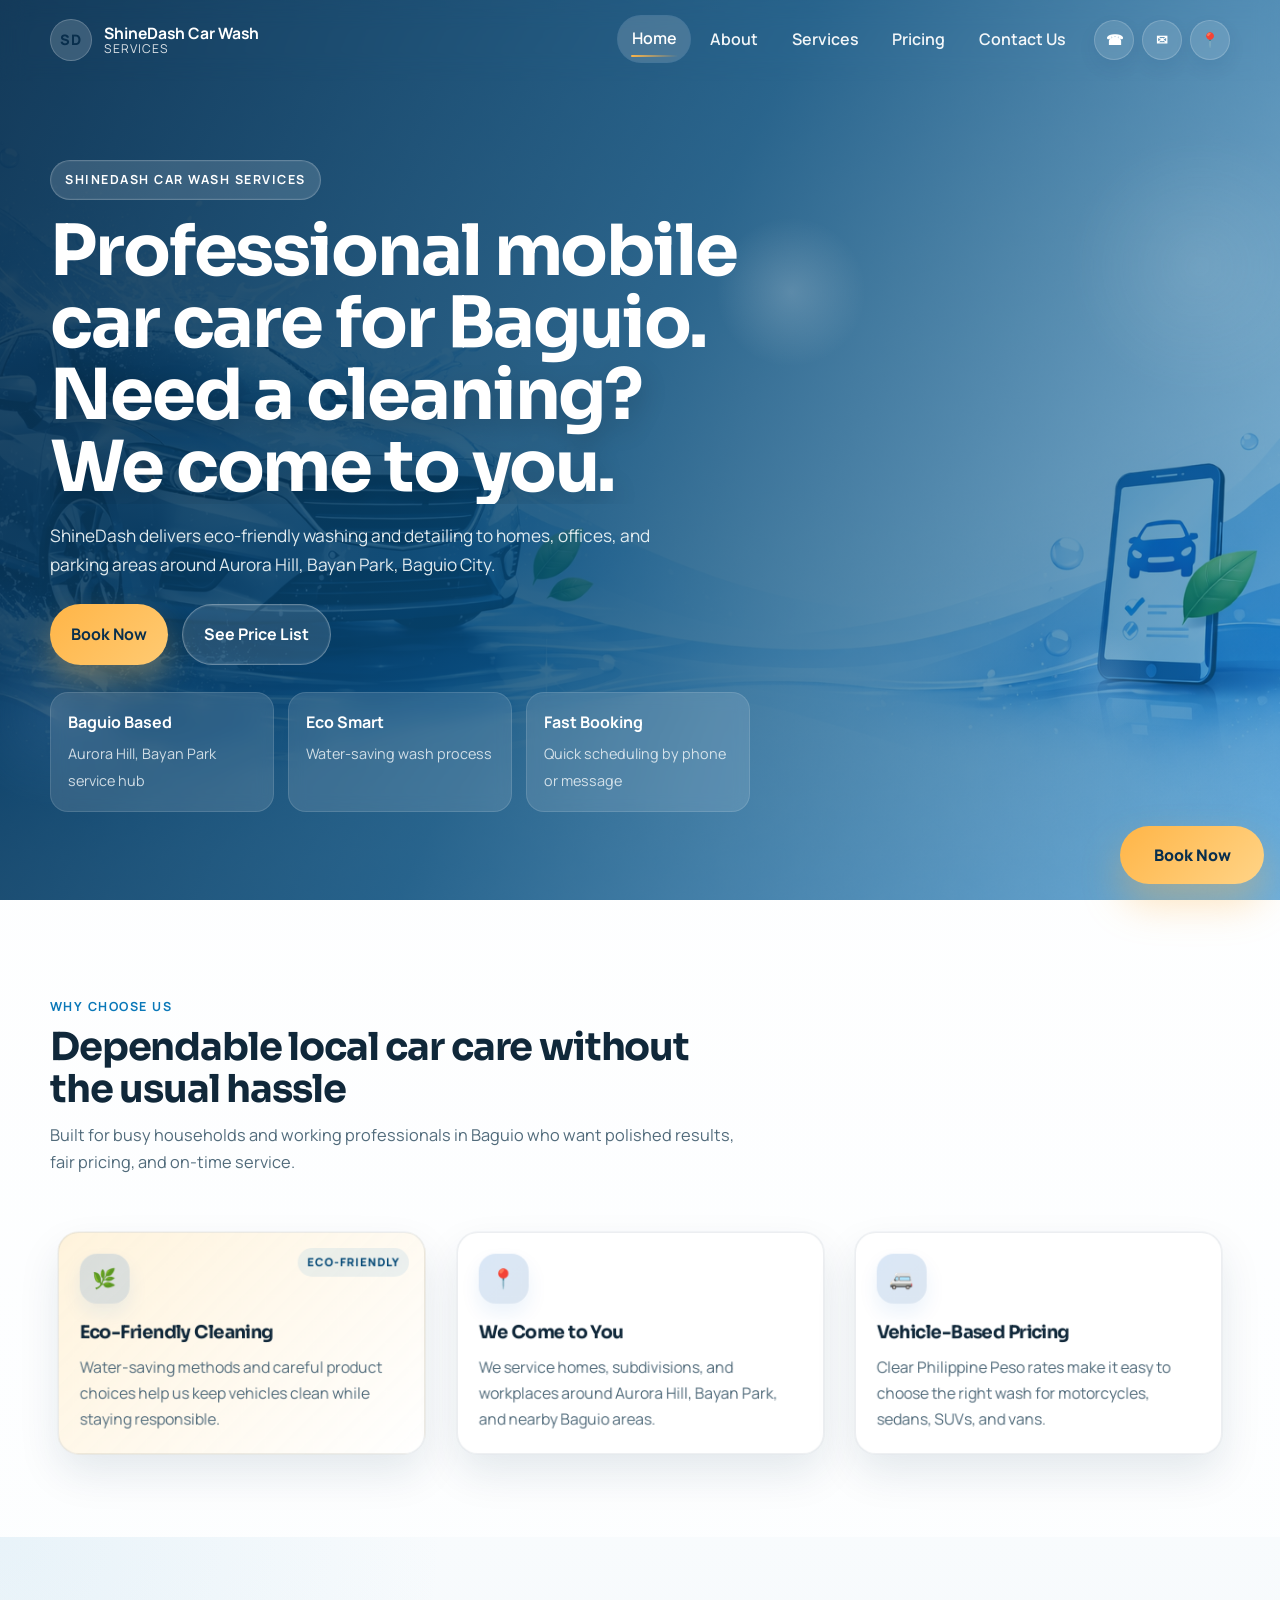
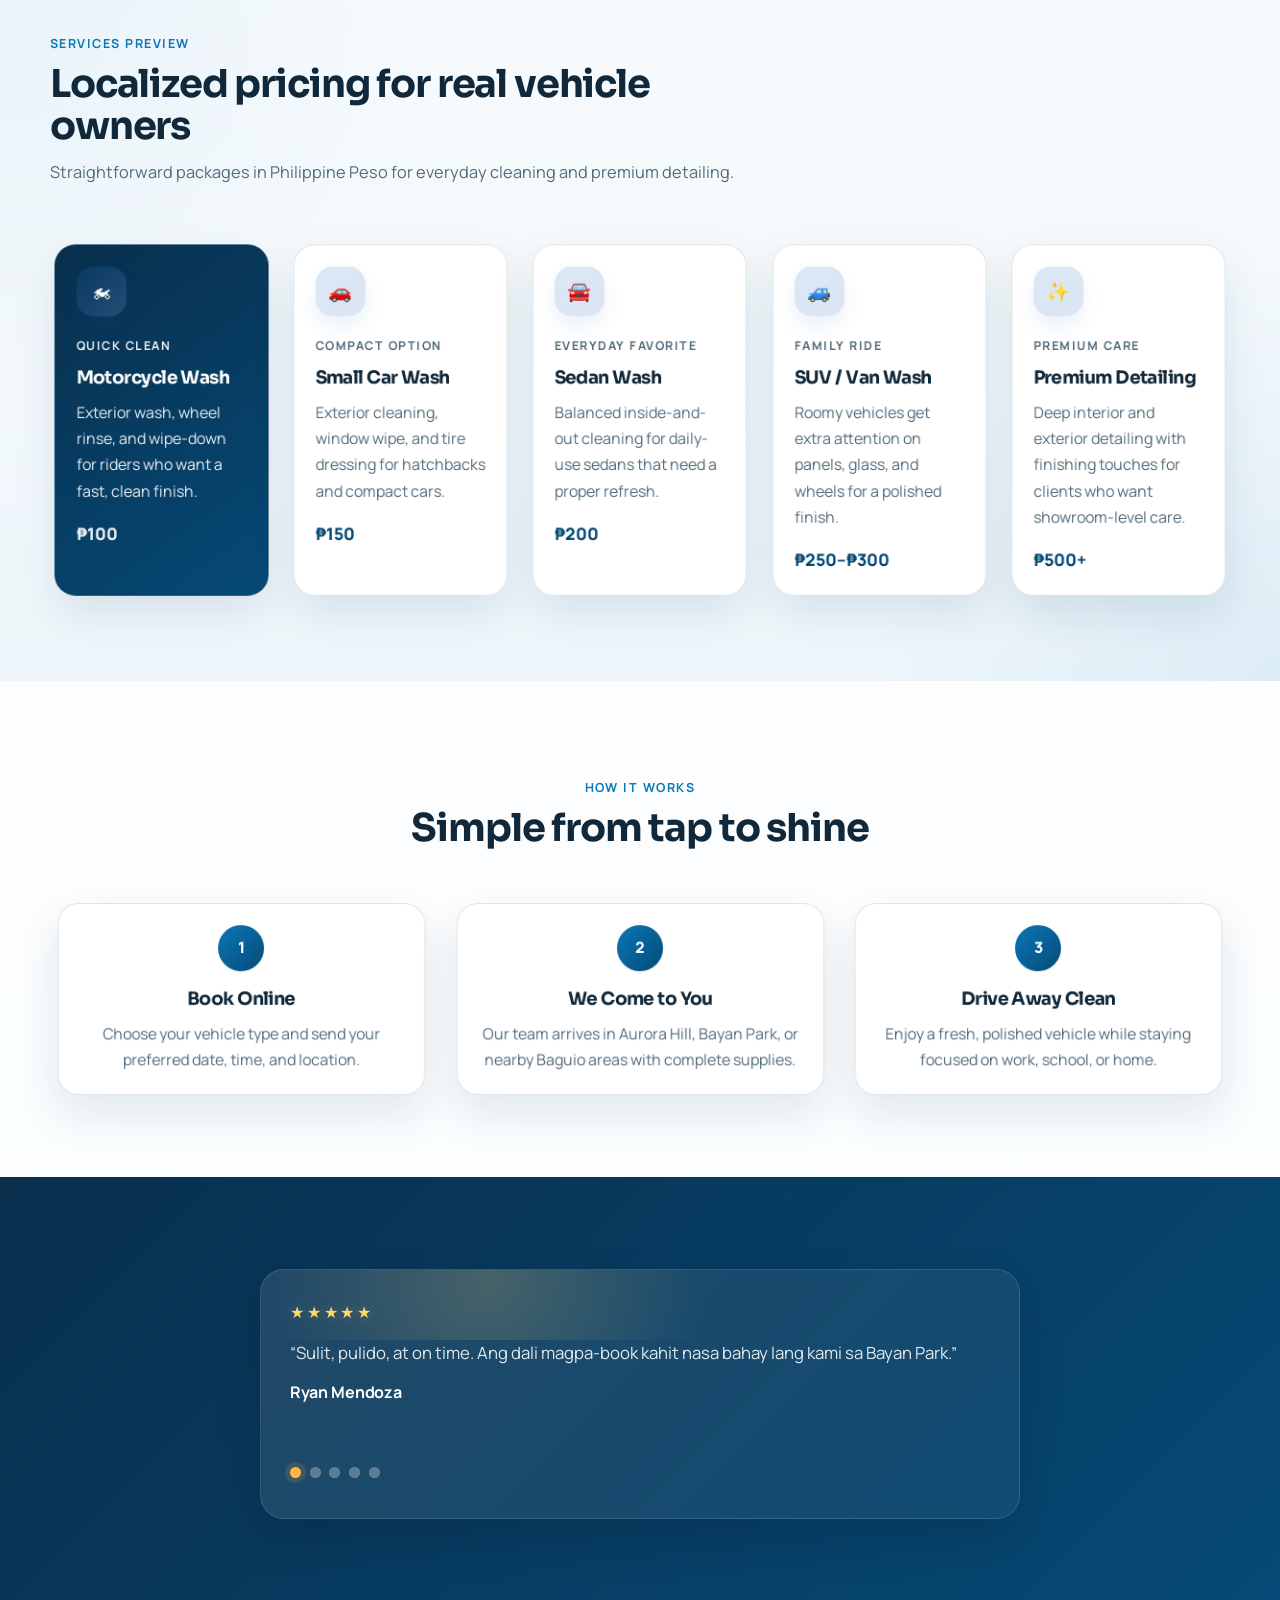
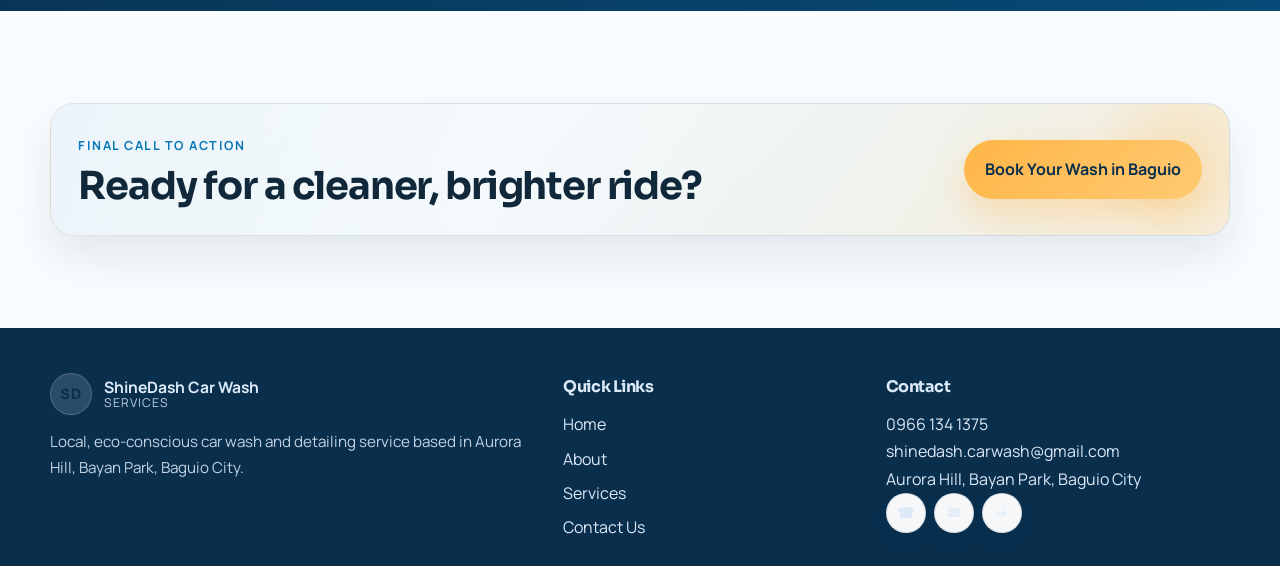
<file: index.html>
<!DOCTYPE html>
<html lang="en">
<head>
  <meta charset="UTF-8">
  <meta name="viewport" content="width=device-width, initial-scale=1.0">
  <meta name="description" content="ShineDash Car Wash Services delivers eco-friendly mobile car wash and detailing in Aurora Hill, Bayan Park, Baguio City.">
  <title>ShineDash Car Wash Services | Mobile Car Wash in Baguio City</title>
  <link rel="preconnect" href="https://fonts.googleapis.com">
  <link rel="preconnect" href="https://fonts.gstatic.com" crossorigin>
  <link href="https://fonts.googleapis.com/css2?family=Manrope:wght@400;500;600;700;800&family=Sora:wght@600;700;800&display=swap" rel="stylesheet">
  <link rel="stylesheet" href="style.css">
</head>
<body class="home-page">
  <div class="page-loader" data-page-loader>
    <div class="loader-bubble"></div>
    <div class="loader-mark">SD</div>
    <p>Preparing your ShineDash experience...</p>
  </div>
  <header class="site-header" id="siteHeader">
    <div class="container nav">
      <a class="brand" href="index.html" aria-label="ShineDash Car Wash Services home">
        <span class="brand-mark">SD</span>
        <span class="brand-copy">
          <strong>ShineDash Car Wash</strong>
          <small>Services</small>
        </span>
      </a>

      <button class="nav-toggle" type="button" aria-expanded="false" aria-controls="siteNav" aria-label="Toggle navigation">
        <span></span>
        <span></span>
        <span></span>
      </button>

      <div class="nav-shell">
        <nav class="nav-links" id="siteNav" aria-label="Main navigation">
          <a class="active" href="index.html">Home</a>
          <a href="about.html">About</a>
          <a href="services.html">Services</a>
          <a href="#pricing">Pricing</a>
          <a href="contact.html">Contact Us</a>
        </nav>

        <div class="top-icons" aria-label="Quick contact links">
          <a class="icon-link" href="tel:09661341375" aria-label="Call us">☎</a>
          <a class="icon-link" href="mailto:shinedash.carwash@gmail.com" aria-label="Email us">✉</a>
          <a class="icon-link" href="contact.html" aria-label="View location">📍</a>
        </div>
      </div>
    </div>
  </header>

  <main>
    <section class="hero home-hero">
      <div class="container hero-layout">
        <div class="hero-content">
          <span class="eyebrow">ShineDash Car Wash Services</span>
          <h1 class="hero-title">
            <span class="hero-title-static">Professional mobile car care for Baguio.</span>
            <span class="hero-wipe" data-phrases="Need a cleaning? We come to you.|Busy day? Let us handle your car.|No time to wash? We've got you covered.|Stay home. We’ll make your car shine.|Your car deserves better. We deliver it.|From dusty to glossy — without leaving your driveway.|Tap, book, relax — we handle the mess." aria-live="polite">Need a cleaning? We come to you.</span>
          </h1>
          <p>ShineDash delivers eco-friendly washing and detailing to homes, offices, and parking areas around Aurora Hill, Bayan Park, Baguio City.</p>

          <div class="button-group">
            <a class="btn btn-primary" href="contact.html">Book Now</a>
            <a class="btn btn-secondary" href="#pricing">See Price List</a>
          </div>

          <div class="hero-stats" aria-label="Service highlights">
            <div>
              <strong>Baguio Based</strong>
              <span>Aurora Hill, Bayan Park service hub</span>
            </div>
            <div>
              <strong>Eco Smart</strong>
              <span>Water-saving wash process</span>
            </div>
            <div>
              <strong>Fast Booking</strong>
              <span>Quick scheduling by phone or message</span>
            </div>
          </div>
        </div>
      </div>
    </section>

    <section class="section-block">
      <div class="container">
        <div class="section-heading">
          <span class="section-kicker">Why choose us</span>
          <h2 class="section-title">Dependable local car care without the usual hassle</h2>
          <p class="section-text">Built for busy households and working professionals in Baguio who want polished results, fair pricing, and on-time service.</p>
        </div>

        <div class="feature-grid">
          <article class="feature-card eco-highlight">
            <div class="feature-icon">🌿</div>
            <h3>Eco-Friendly Cleaning</h3>
            <p>Water-saving methods and careful product choices help us keep vehicles clean while staying responsible.</p>
          </article>

          <article class="feature-card">
            <div class="feature-icon">📍</div>
            <h3>We Come to You</h3>
            <p>We service homes, subdivisions, and workplaces around Aurora Hill, Bayan Park, and nearby Baguio areas.</p>
          </article>

          <article class="feature-card">
            <div class="feature-icon">🚐</div>
            <h3>Vehicle-Based Pricing</h3>
            <p>Clear Philippine Peso rates make it easy to choose the right wash for motorcycles, sedans, SUVs, and vans.</p>
          </article>
        </div>
      </div>
    </section>

    <section class="section-block surface-muted" id="pricing">
      <div class="container">
        <div class="section-heading">
          <span class="section-kicker">Services preview</span>
          <h2 class="section-title">Localized pricing for real vehicle owners</h2>
          <p class="section-text">Straightforward packages in Philippine Peso for everyday cleaning and premium detailing.</p>
        </div>

        <div class="service-preview-grid">
          <article class="service-preview-card featured">
            <div class="feature-icon service-preview-icon">🏍</div>
            <p class="service-label">Quick Clean</p>
            <h3>Motorcycle Wash</h3>
            <p>Exterior wash, wheel rinse, and wipe-down for riders who want a fast, clean finish.</p>
            <div class="service-price">₱100</div>
          </article>

          <article class="service-preview-card">
            <div class="feature-icon service-preview-icon">🚗</div>
            <p class="service-label">Compact Option</p>
            <h3>Small Car Wash</h3>
            <p>Exterior cleaning, window wipe, and tire dressing for hatchbacks and compact cars.</p>
            <div class="service-price">₱150</div>
          </article>

          <article class="service-preview-card">
            <div class="feature-icon service-preview-icon">🚘</div>
            <p class="service-label">Everyday Favorite</p>
            <h3>Sedan Wash</h3>
            <p>Balanced inside-and-out cleaning for daily-use sedans that need a proper refresh.</p>
            <div class="service-price">₱200</div>
          </article>

          <article class="service-preview-card">
            <div class="feature-icon service-preview-icon">🚙</div>
            <p class="service-label">Family Ride</p>
            <h3>SUV / Van Wash</h3>
            <p>Roomy vehicles get extra attention on panels, glass, and wheels for a polished finish.</p>
            <div class="service-price">₱250–₱300</div>
          </article>

          <article class="service-preview-card">
            <div class="feature-icon service-preview-icon">✨</div>
            <p class="service-label">Premium Care</p>
            <h3>Premium Detailing</h3>
            <p>Deep interior and exterior detailing with finishing touches for clients who want showroom-level care.</p>
            <div class="service-price">₱500+</div>
          </article>
        </div>
      </div>
    </section>

    <section class="section-block">
      <div class="container">
        <div class="section-heading center">
          <span class="section-kicker">How it works</span>
          <h2 class="section-title">Simple from tap to shine</h2>
        </div>

        <div class="steps-grid">
          <article class="step-card">
            <div class="step-number">1</div>
            <h3>Book Online</h3>
            <p>Choose your vehicle type and send your preferred date, time, and location.</p>
          </article>

          <article class="step-card">
            <div class="step-number">2</div>
            <h3>We Come to You</h3>
            <p>Our team arrives in Aurora Hill, Bayan Park, or nearby Baguio areas with complete supplies.</p>
          </article>

          <article class="step-card">
            <div class="step-number">3</div>
            <h3>Drive Away Clean</h3>
            <p>Enjoy a fresh, polished vehicle while staying focused on work, school, or home.</p>
          </article>
        </div>
      </div>
    </section>

    <section class="section-block surface-dark">
      <div class="container">
        <div class="testimonial-panel testimonial-carousel" data-review-carousel aria-label="Customer reviews">
          <div class="testimonial-track">
            <article class="testimonial-slide is-active" data-review-slide>
              <div class="stars" aria-label="5 out of 5 stars">★★★★★</div>
              <p>“Sulit, pulido, at on time. Ang dali magpa-book kahit nasa bahay lang kami sa Bayan Park.”</p>
              <strong>Ryan Mendoza</strong>
            </article>

            <article class="testimonial-slide" data-review-slide>
              <div class="stars" aria-label="5 out of 5 stars">★★★★★</div>
              <p>“Malinis gumawa at very professional kausap. Sakto sa schedule ko kahit busy ang umaga.”</p>
              <strong>Jannah Trinidad</strong>
            </article>

            <article class="testimonial-slide" data-review-slide>
              <div class="stars" aria-label="5 out of 5 stars">★★★★★</div>
              <p>“Super convenient ng service nila. Hindi ko na kailangan umalis, pero ang kinis pa rin ng result.”</p>
              <strong>Lara Molina</strong>
            </article>

            <article class="testimonial-slide" data-review-slide>
              <div class="stars" aria-label="5 out of 5 stars">★★★★★</div>
              <p>“Solid ang interior cleaning at sulit ang presyo. Malaking tulong para sa sasakyan kong gamit araw-araw.”</p>
              <strong>Jefferson Micu</strong>
            </article>

            <article class="testimonial-slide" data-review-slide>
              <div class="stars" aria-label="5 out of 5 stars">★★★★★</div>
              <p>“Magaan kausap, mabilis dumating, at maingat sa detailing. Mukhang mas presentable agad ang kotse ko.”</p>
              <strong>Irish Palpalatoc</strong>
            </article>
          </div>

          <div class="testimonial-dots" aria-label="Review navigation">
            <button class="testimonial-dot is-active" type="button" aria-label="Show review 1" aria-current="true"></button>
            <button class="testimonial-dot" type="button" aria-label="Show review 2"></button>
            <button class="testimonial-dot" type="button" aria-label="Show review 3"></button>
            <button class="testimonial-dot" type="button" aria-label="Show review 4"></button>
            <button class="testimonial-dot" type="button" aria-label="Show review 5"></button>
          </div>
        </div>
      </div>
    </section>

    <section class="section-block">
      <div class="container">
        <div class="cta-panel">
          <div>
            <span class="section-kicker">Final call to action</span>
            <h2>Ready for a cleaner, brighter ride?</h2>
          </div>
          <a class="btn btn-primary" href="contact.html">Book Your Wash in Baguio</a>
        </div>
      </div>
    </section>
  </main>

  <footer class="site-footer">
    <div class="container footer-grid footer-home-grid">
      <div class="footer-brand">
        <a class="brand brand-footer" href="index.html" aria-label="ShineDash Car Wash Services home">
          <span class="brand-mark">SD</span>
          <span class="brand-copy">
            <strong>ShineDash Car Wash</strong>
            <small>Services</small>
          </span>
        </a>
        <p class="small-note">Eco-friendly mobile washing and detailing for customers in Aurora Hill, Bayan Park, Baguio City.</p>
      </div>

      <div>
        <h3>Quick Links</h3>
        <ul class="footer-links">
          <li><a href="index.html">Home</a></li>
          <li><a href="about.html">About</a></li>
          <li><a href="services.html">Services</a></li>
          <li><a href="contact.html">Contact Us</a></li>
        </ul>
      </div>

      <div>
        <h3>Contact</h3>
        <p><a href="tel:09661341375">0966 134 1375</a></p>
        <p><a href="mailto:shinedash.carwash@gmail.com">shinedash.carwash@gmail.com</a></p>
        <p>Aurora Hill, Bayan Park, Baguio City</p>
        <div class="footer-socials" aria-label="Quick actions">
          <a class="icon-link" href="tel:09661341375" aria-label="Call us">☎</a>
          <a class="icon-link" href="mailto:shinedash.carwash@gmail.com" aria-label="Send email">✉</a>
          <a class="icon-link" href="contact.html" aria-label="Open contact page">→</a>
        </div>
      </div>
    </div>
  </footer>

  <script src="script.js"></script>
</body>
</html>
</file>
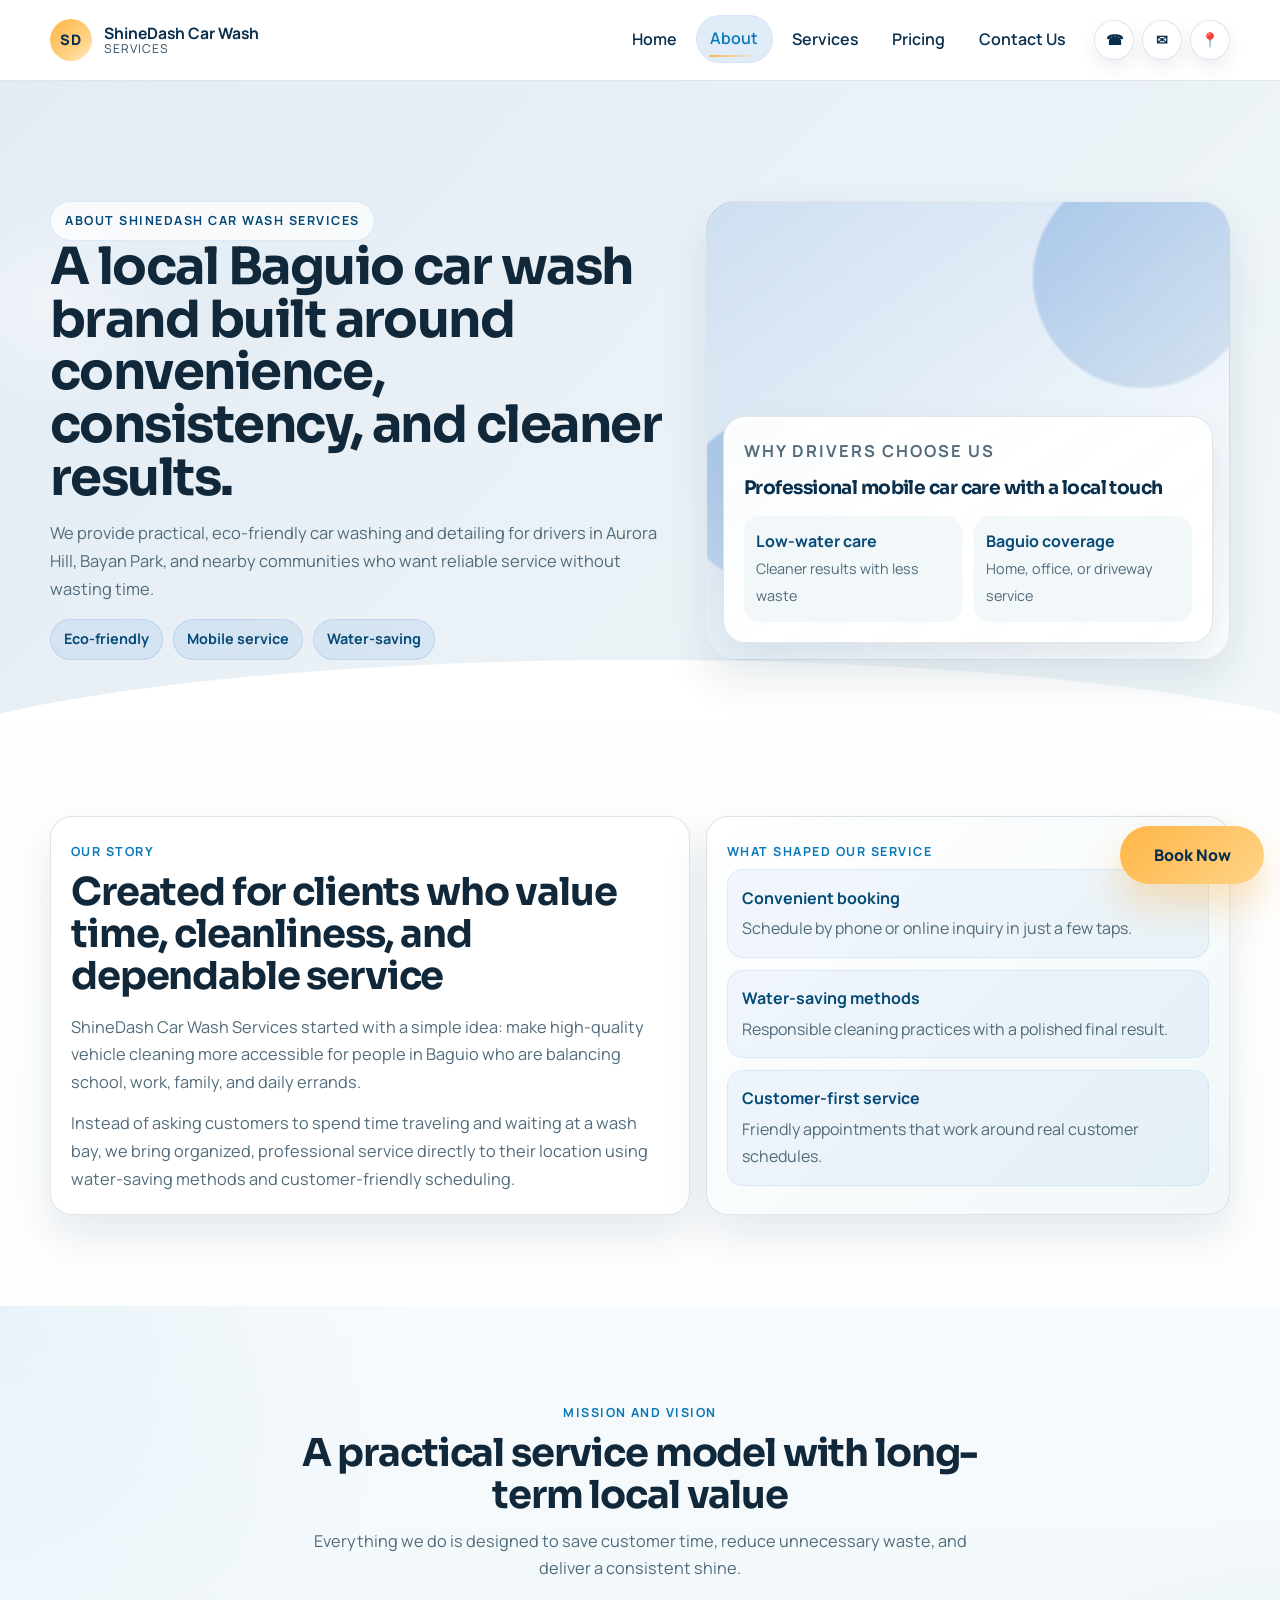
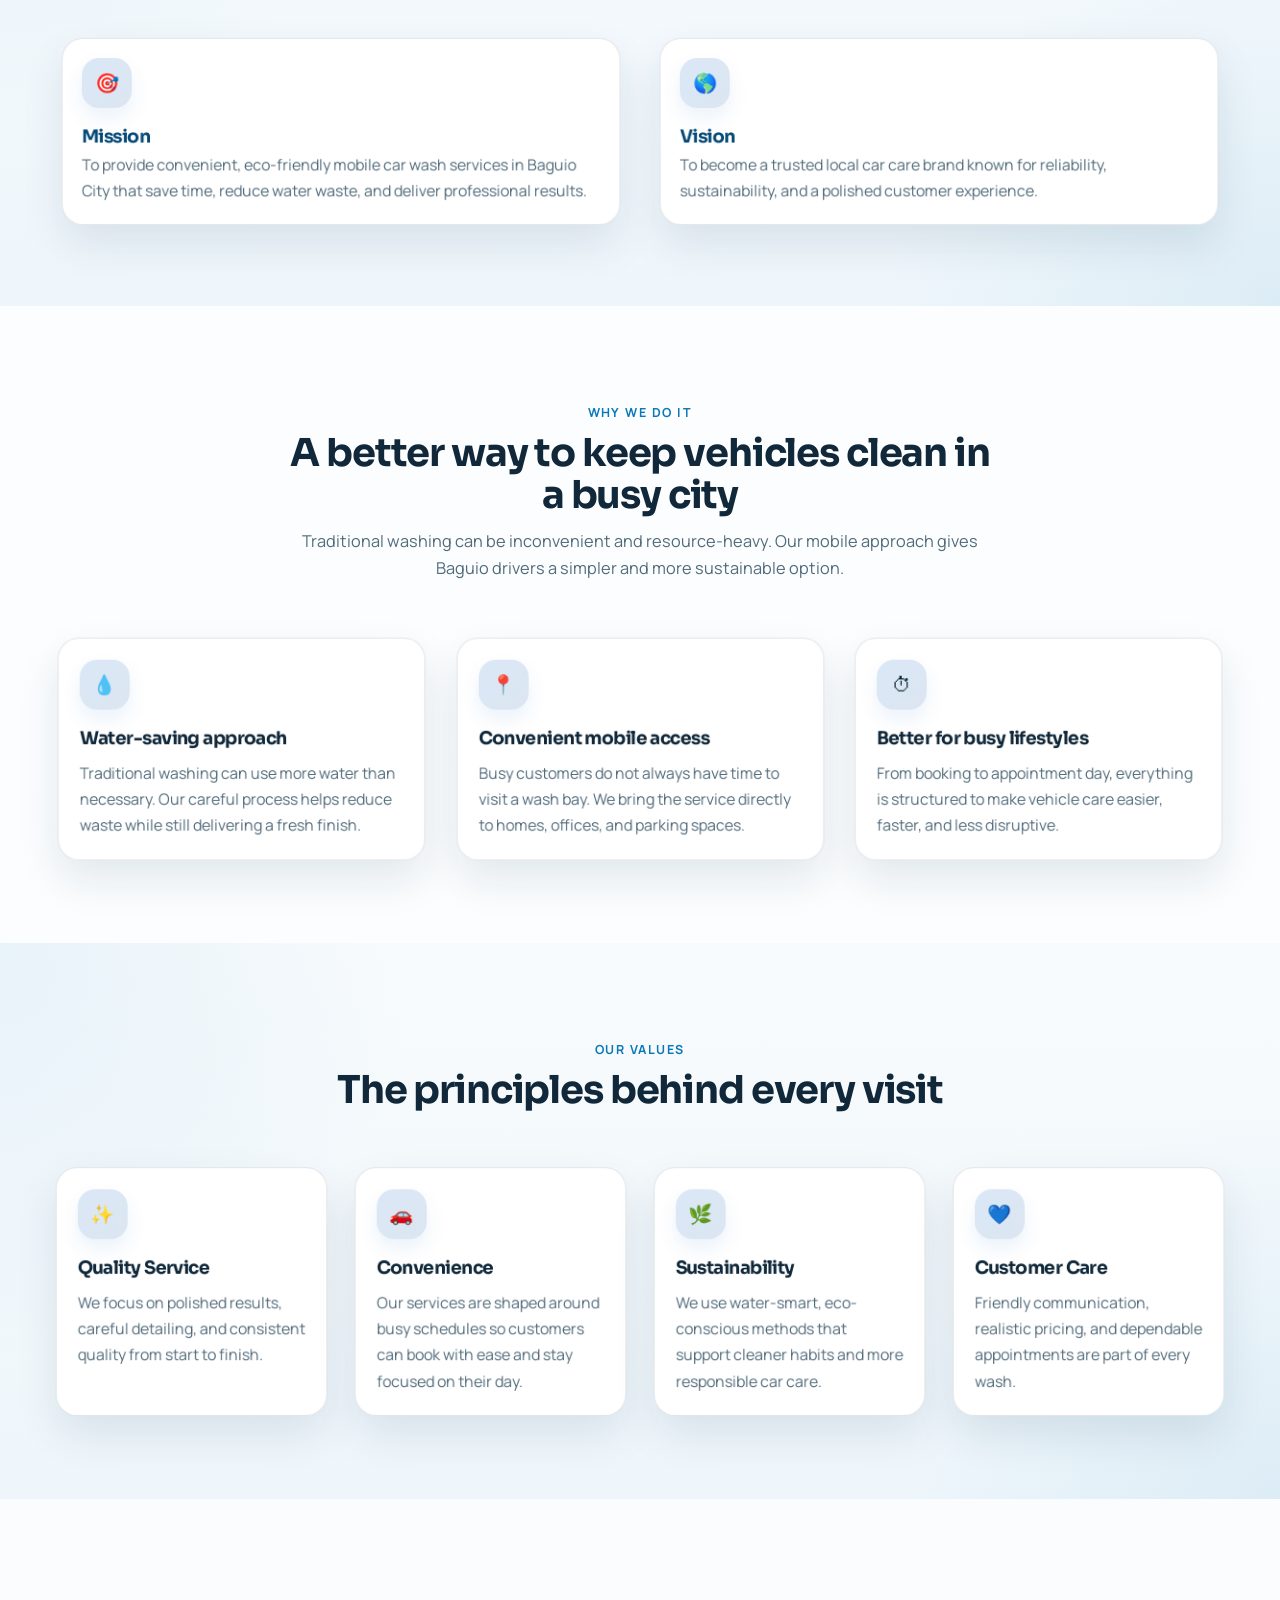
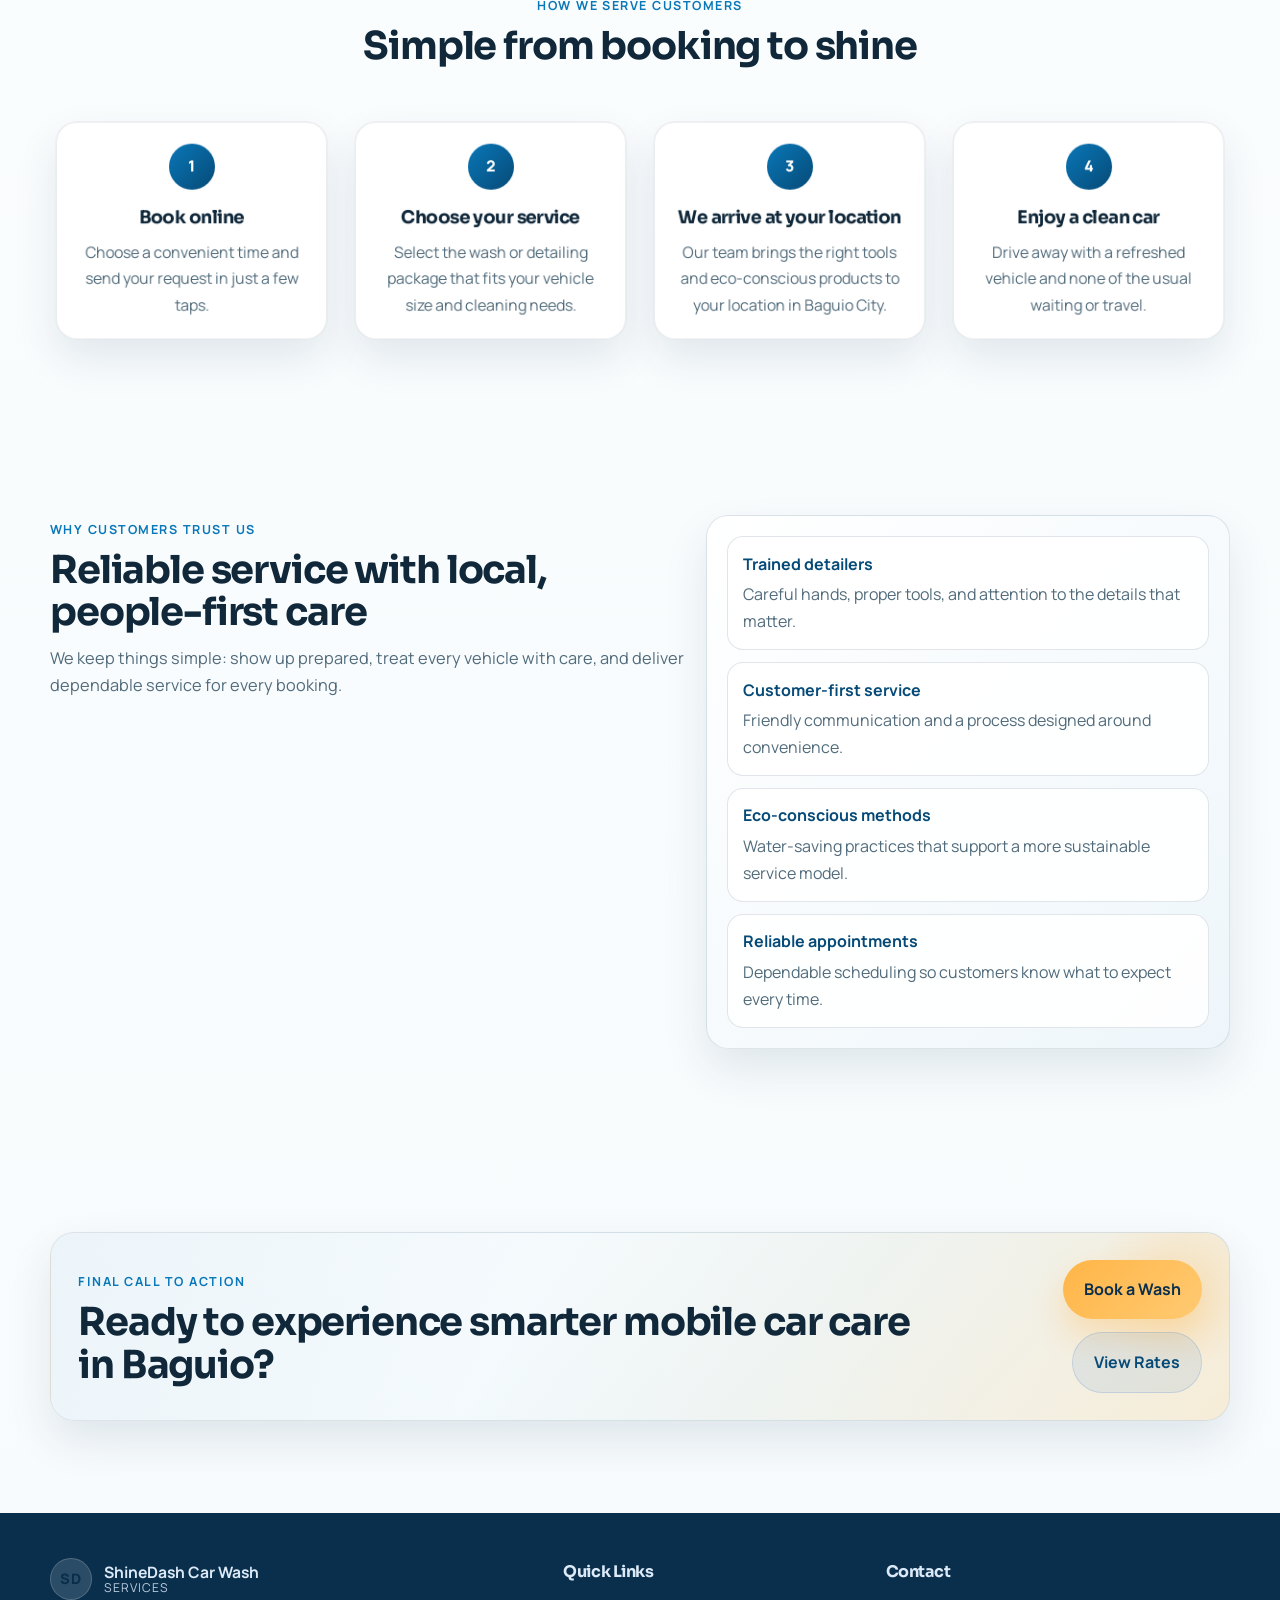
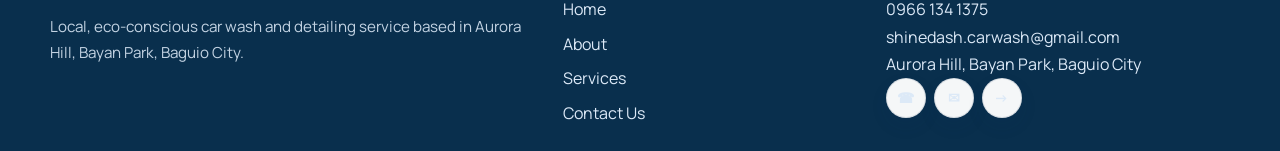
<file: about.html>
<!DOCTYPE html>
<html lang="en">
<head>
  <meta charset="UTF-8">
  <meta name="viewport" content="width=device-width, initial-scale=1.0">
  <meta name="description" content="Learn how ShineDash Car Wash Services brings eco-friendly, mobile car care to Aurora Hill, Bayan Park, Baguio City.">
  <title>About Us | ShineDash Car Wash Services</title>
  <link rel="preconnect" href="https://fonts.googleapis.com">
  <link rel="preconnect" href="https://fonts.gstatic.com" crossorigin>
  <link href="https://fonts.googleapis.com/css2?family=Manrope:wght@400;500;600;700;800&family=Sora:wght@600;700;800&display=swap" rel="stylesheet">
  <link rel="stylesheet" href="style.css">
</head>
<body class="about-page">
  <div class="page-loader" data-page-loader>
    <div class="loader-bubble"></div>
    <div class="loader-mark">SD</div>
    <p>Preparing your ShineDash experience...</p>
  </div>
  <header class="site-header" id="siteHeader">
    <div class="container nav">
      <a class="brand" href="index.html" aria-label="ShineDash Car Wash Services home">
        <span class="brand-mark">SD</span>
        <span class="brand-copy">
          <strong>ShineDash Car Wash</strong>
          <small>Services</small>
        </span>
      </a>

      <button class="nav-toggle" type="button" aria-expanded="false" aria-controls="siteNav" aria-label="Toggle navigation">
        <span></span>
        <span></span>
        <span></span>
      </button>

      <div class="nav-shell">
        <nav class="nav-links" id="siteNav" aria-label="Main navigation">
          <a href="index.html">Home</a>
          <a class="active" href="about.html">About</a>
          <a href="services.html">Services</a>
          <a href="contact.html">Contact</a>
        </nav>

        <div class="top-icons" aria-label="Quick contact links">
          <a class="icon-link" href="tel:09661341375" aria-label="Call us">☎</a>
          <a class="icon-link" href="mailto:shinedash.carwash@gmail.com" aria-label="Email us">✉</a>
          <a class="icon-link" href="contact.html" aria-label="View location">📍</a>
        </div>
      </div>
    </div>
  </header>

  <main>
    <section class="hero about-hero">
      <div class="container about-hero-layout">
        <div class="hero-content">
          <span class="eyebrow">About ShineDash Car Wash Services</span>
          <h1>A local Baguio car wash brand built around convenience, consistency, and cleaner results.</h1>
          <p>We provide practical, eco-friendly car washing and detailing for drivers in Aurora Hill, Bayan Park, and nearby communities who want reliable service without wasting time.</p>

          <div class="about-chip-row" aria-label="About page highlights">
            <span class="chip">Eco-friendly</span>
            <span class="chip">Mobile service</span>
            <span class="chip">Water-saving</span>
          </div>
        </div>

        <div class="about-hero-visual" aria-hidden="true">
          <div class="water-orb water-orb-one"></div>
          <div class="water-orb water-orb-two"></div>

          <div class="hero-note-card">
            <p class="service-label">Why drivers choose us</p>
            <h3>Professional mobile car care with a local touch</h3>

            <div class="mini-stat-grid">
              <div>
                <strong>Low-water care</strong>
                <span>Cleaner results with less waste</span>
              </div>
              <div>
                <strong>Baguio coverage</strong>
                <span>Home, office, or driveway service</span>
              </div>
            </div>
          </div>
        </div>
      </div>
    </section>

    <section class="section-block">
      <div class="container story-split">
        <div class="story-panel">
          <div class="section-heading">
            <span class="section-kicker">Our Story</span>
            <h2 class="section-title">Created for clients who value time, cleanliness, and dependable service</h2>
          </div>

          <p class="section-text">ShineDash Car Wash Services started with a simple idea: make high-quality vehicle cleaning more accessible for people in Baguio who are balancing school, work, family, and daily errands.</p>
          <p class="section-text">Instead of asking customers to spend time traveling and waiting at a wash bay, we bring organized, professional service directly to their location using water-saving methods and customer-friendly scheduling.</p>
        </div>

        <aside class="story-side-card">
          <p class="service-label">What shaped our service</p>

          <div class="story-highlights">
            <div class="story-highlight">
              <strong>Convenient booking</strong>
              <span>Schedule by phone or online inquiry in just a few taps.</span>
            </div>
            <div class="story-highlight">
              <strong>Water-saving methods</strong>
              <span>Responsible cleaning practices with a polished final result.</span>
            </div>
            <div class="story-highlight">
              <strong>Customer-first service</strong>
              <span>Friendly appointments that work around real customer schedules.</span>
            </div>
          </div>
        </aside>
      </div>
    </section>

    <section class="section-block surface-muted">
      <div class="container">
        <div class="section-heading center">
          <span class="section-kicker">Mission and Vision</span>
          <h2 class="section-title">A practical service model with long-term local value</h2>
          <p class="section-text">Everything we do is designed to save customer time, reduce unnecessary waste, and deliver a consistent shine.</p>
        </div>

        <div class="mission-grid">
          <article class="mission-card">
            <div class="feature-icon">🎯</div>
            <h3>Mission</h3>
            <p>To provide convenient, eco-friendly mobile car wash services in Baguio City that save time, reduce water waste, and deliver professional results.</p>
          </article>

          <article class="mission-card">
            <div class="feature-icon">🌎</div>
            <h3>Vision</h3>
            <p>To become a trusted local car care brand known for reliability, sustainability, and a polished customer experience.</p>
          </article>
        </div>
      </div>
    </section>

    <section class="section-block">
      <div class="container">
        <div class="section-heading center">
          <span class="section-kicker">Why We Do It</span>
          <h2 class="section-title">A better way to keep vehicles clean in a busy city</h2>
          <p class="section-text">Traditional washing can be inconvenient and resource-heavy. Our mobile approach gives Baguio drivers a simpler and more sustainable option.</p>
        </div>

        <div class="feature-grid">
          <article class="feature-card">
            <div class="feature-icon">💧</div>
            <h3>Water-saving approach</h3>
            <p>Traditional washing can use more water than necessary. Our careful process helps reduce waste while still delivering a fresh finish.</p>
          </article>

          <article class="feature-card">
            <div class="feature-icon">📍</div>
            <h3>Convenient mobile access</h3>
            <p>Busy customers do not always have time to visit a wash bay. We bring the service directly to homes, offices, and parking spaces.</p>
          </article>

          <article class="feature-card">
            <div class="feature-icon">⏱</div>
            <h3>Better for busy lifestyles</h3>
            <p>From booking to appointment day, everything is structured to make vehicle care easier, faster, and less disruptive.</p>
          </article>
        </div>
      </div>
    </section>

    <section class="section-block surface-muted">
      <div class="container">
        <div class="section-heading center">
          <span class="section-kicker">Our Values</span>
          <h2 class="section-title">The principles behind every visit</h2>
        </div>

        <div class="value-grid">
          <article class="feature-card">
            <div class="feature-icon">✨</div>
            <h3>Quality Service</h3>
            <p>We focus on polished results, careful detailing, and consistent quality from start to finish.</p>
          </article>

          <article class="feature-card">
            <div class="feature-icon">🚗</div>
            <h3>Convenience</h3>
            <p>Our services are shaped around busy schedules so customers can book with ease and stay focused on their day.</p>
          </article>

          <article class="feature-card">
            <div class="feature-icon">🌿</div>
            <h3>Sustainability</h3>
            <p>We use water-smart, eco-conscious methods that support cleaner habits and more responsible car care.</p>
          </article>

          <article class="feature-card">
            <div class="feature-icon">💙</div>
            <h3>Customer Care</h3>
            <p>Friendly communication, realistic pricing, and dependable appointments are part of every wash.</p>
          </article>
        </div>
      </div>
    </section>

    <section class="section-block">
      <div class="container">
        <div class="section-heading center">
          <span class="section-kicker">How We Serve Customers</span>
          <h2 class="section-title">Simple from booking to shine</h2>
        </div>

        <div class="steps-grid">
          <article class="step-card">
            <div class="step-number">1</div>
            <h3>Book online</h3>
            <p>Choose a convenient time and send your request in just a few taps.</p>
          </article>

          <article class="step-card">
            <div class="step-number">2</div>
            <h3>Choose your service</h3>
            <p>Select the wash or detailing package that fits your vehicle size and cleaning needs.</p>
          </article>

          <article class="step-card">
            <div class="step-number">3</div>
            <h3>We arrive at your location</h3>
            <p>Our team brings the right tools and eco-conscious products to your location in Baguio City.</p>
          </article>

          <article class="step-card">
            <div class="step-number">4</div>
            <h3>Enjoy a clean car</h3>
            <p>Drive away with a refreshed vehicle and none of the usual waiting or travel.</p>
          </article>
        </div>
      </div>
    </section>

    <section class="section-block">
      <div class="container trust-grid">
        <div class="section-heading">
          <span class="section-kicker">Why customers trust us</span>
          <h2 class="section-title">Reliable service with local, people-first care</h2>
          <p class="section-text">We keep things simple: show up prepared, treat every vehicle with care, and deliver dependable service for every booking.</p>
        </div>

        <div class="trust-panel">
          <ul class="trust-list">
            <li>
              <strong>Trained detailers</strong>
              <span>Careful hands, proper tools, and attention to the details that matter.</span>
            </li>
            <li>
              <strong>Customer-first service</strong>
              <span>Friendly communication and a process designed around convenience.</span>
            </li>
            <li>
              <strong>Eco-conscious methods</strong>
              <span>Water-saving practices that support a more sustainable service model.</span>
            </li>
            <li>
              <strong>Reliable appointments</strong>
              <span>Dependable scheduling so customers know what to expect every time.</span>
            </li>
          </ul>
        </div>
      </div>
    </section>

    <section class="section-block">
      <div class="container">
        <div class="cta-panel about-cta">
          <div>
            <span class="section-kicker">Final call to action</span>
            <h2>Ready to experience smarter mobile car care in Baguio?</h2>
          </div>

          <div class="button-group">
            <a class="btn btn-primary" href="contact.html">Book a Wash</a>
            <a class="btn btn-secondary btn-secondary-light" href="services.html">View Rates</a>
          </div>
        </div>
      </div>
    </section>
  </main>

  <footer class="site-footer">
    <div class="container footer-grid footer-home-grid">
      <div class="footer-brand">
        <a class="brand brand-footer" href="index.html" aria-label="ShineDash Car Wash Services home">
          <span class="brand-mark">SD</span>
          <span class="brand-copy">
            <strong>ShineDash Car Wash</strong>
            <small>Services</small>
          </span>
        </a>
        <p class="small-note">Eco-friendly mobile washing and detailing for Aurora Hill, Bayan Park, Baguio City.</p>
      </div>

      <div>
        <h3>Quick Links</h3>
        <ul class="footer-links">
          <li><a href="index.html">Home</a></li>
          <li><a href="about.html">About</a></li>
          <li><a href="services.html">Services</a></li>
          <li><a href="contact.html">Contact</a></li>
        </ul>
      </div>

      <div>
        <h3>Contact</h3>
        <p><a href="tel:09661341375">0966 134 1375</a></p>
        <p><a href="mailto:shinedash.carwash@gmail.com">shinedash.carwash@gmail.com</a></p>
        <p>Aurora Hill, Bayan Park, Baguio City</p>
        <div class="footer-socials" aria-label="Quick actions">
          <a class="icon-link" href="tel:09661341375" aria-label="Call us">☎</a>
          <a class="icon-link" href="mailto:shinedash.carwash@gmail.com" aria-label="Send email">✉</a>
          <a class="icon-link" href="contact.html" aria-label="Open contact page">→</a>
        </div>
      </div>
    </div>
  </footer>

  <script src="script.js"></script>
</body>
</html>
</file>
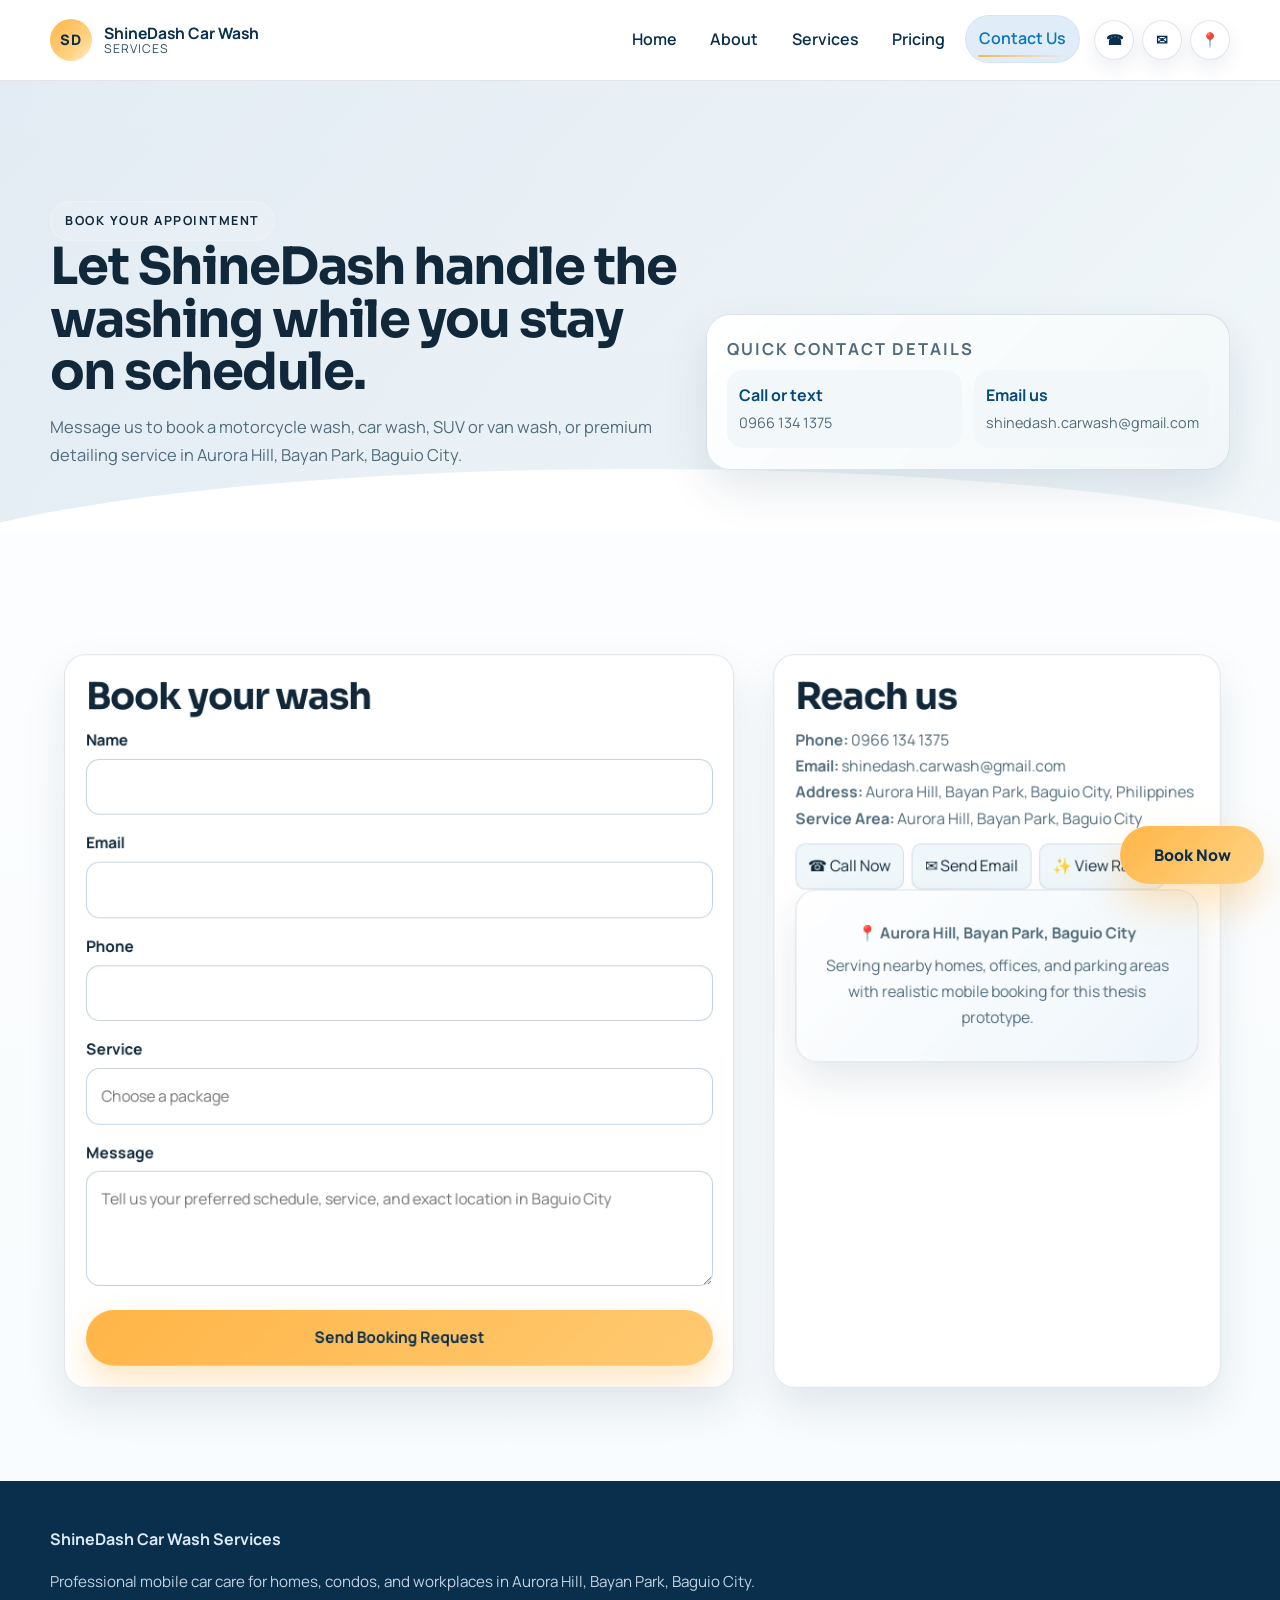
<file: contact.html>
<!DOCTYPE html>
<html lang="en">
<head>
  <meta charset="UTF-8">
  <meta name="viewport" content="width=device-width, initial-scale=1.0">
  <meta name="description" content="Contact ShineDash Car Wash Services to book a mobile wash or detailing service in Aurora Hill, Bayan Park, Baguio City.">
  <title>Contact | ShineDash Car Wash Services</title>
  <link rel="preconnect" href="https://fonts.googleapis.com">
  <link rel="preconnect" href="https://fonts.gstatic.com" crossorigin>
  <link href="https://fonts.googleapis.com/css2?family=Manrope:wght@400;500;600;700;800&family=Sora:wght@600;700;800&display=swap" rel="stylesheet">
  <link rel="stylesheet" href="style.css">
</head>
<body class="contact-page">
  <div class="page-loader" data-page-loader>
    <div class="loader-bubble"></div>
    <div class="loader-mark">SD</div>
    <p>Preparing your ShineDash experience...</p>
  </div>
  <header class="site-header" id="siteHeader">
    <div class="container nav">
      <a class="brand" href="index.html" aria-label="ShineDash Car Wash Services home">
        <span class="brand-mark">SD</span>
        <span class="brand-copy">
          <strong>ShineDash Car Wash</strong>
          <small>Services</small>
        </span>
      </a>

      <button class="nav-toggle" type="button" aria-expanded="false" aria-controls="siteNav" aria-label="Toggle navigation">
        <span></span>
        <span></span>
        <span></span>
      </button>

      <div class="nav-shell">
        <nav class="nav-links" id="siteNav" aria-label="Main navigation">
          <a href="index.html">Home</a>
          <a href="about.html">About</a>
          <a href="services.html">Services</a>
          <a href="index.html#pricing">Pricing</a>
          <a class="active" href="contact.html">Contact Us</a>
        </nav>

        <div class="top-icons" aria-label="Quick contact links">
          <a class="icon-link" href="tel:09661341375" aria-label="Call us">☎</a>
          <a class="icon-link" href="mailto:shinedash.carwash@gmail.com" aria-label="Email us">✉</a>
          <a class="icon-link" href="contact.html" aria-label="View location">📍</a>
        </div>
      </div>
    </div>
  </header>

  <main>
    <section class="hero contact-hero">
      <div class="container contact-hero-layout">
        <div class="hero-content">
          <span class="eyebrow">Book Your Appointment</span>
          <h1>Let ShineDash handle the washing while you stay on schedule.</h1>
          <p>Message us to book a motorcycle wash, car wash, SUV or van wash, or premium detailing service in Aurora Hill, Bayan Park, Baguio City.</p>
        </div>

        <div class="services-hero-card contact-hero-card">
          <p class="service-label">Quick contact details</p>
          <div class="mini-stat-grid">
            <div>
              <strong>Call or text</strong>
              <span>0966 134 1375</span>
            </div>
            <div>
              <strong>Email us</strong>
              <span>shinedash.carwash@gmail.com</span>
            </div>
          </div>
        </div>
      </div>
    </section>

    <section class="section-block contact-section">
      <div class="container contact-grid">
        <div class="contact-card">
          <h2 class="section-title">Book your wash</h2>
          <form id="contactForm">
            <div>
              <label for="name">Name</label>
              <input id="name" name="name" type="text" required>
            </div>
            <div>
              <label for="email">Email</label>
              <input id="email" name="email" type="email" required>
            </div>
            <div>
              <label for="phone">Phone</label>
              <input id="phone" name="phone" type="tel" required>
            </div>
            <div>
              <label for="service">Service</label>
              <input id="service" name="service" type="text" list="serviceOptions" placeholder="Choose a package" required>
              <datalist id="serviceOptions">
                <option value="Motorcycle Wash - ₱100"></option>
                <option value="Small Car Wash - ₱150"></option>
                <option value="Sedan Wash - ₱200"></option>
                <option value="SUV / Van Wash - ₱250–₱300"></option>
                <option value="Premium Detailing - ₱500+"></option>
              </datalist>
            </div>
            <div>
              <label for="message">Message</label>
              <textarea id="message" name="message" placeholder="Tell us your preferred schedule, service, and exact location in Baguio City"></textarea>
            </div>
            <button class="btn btn-primary" type="submit">Send Booking Request</button>
          </form>
        </div>

        <div class="contact-card">
          <h2 class="section-title">Reach us</h2>
          <p><strong>Phone:</strong> 0966 134 1375</p>
          <p><strong>Email:</strong> shinedash.carwash@gmail.com</p>
          <p><strong>Address:</strong> Aurora Hill, Bayan Park, Baguio City, Philippines</p>
          <p><strong>Service Area:</strong> Aurora Hill, Bayan Park, Baguio City</p>

          <div class="social-links">
            <a href="tel:09661341375">☎ Call Now</a>
            <a href="mailto:shinedash.carwash@gmail.com">✉ Send Email</a>
            <a href="services.html">✨ View Rates</a>
          </div>

          <div class="map-placeholder" aria-label="Business location">
            <div>
              <p><strong>📍 Aurora Hill, Bayan Park, Baguio City</strong></p>
              <p>Serving nearby homes, offices, and parking areas with realistic mobile booking for this thesis prototype.</p>
            </div>
          </div>
        </div>
      </div>
    </section>
  </main>

  <footer class="site-footer">
    <div class="container footer-grid">
      <p><strong>ShineDash Car Wash Services</strong></p>
      <p class="small-note">Aurora Hill, Bayan Park, Baguio City, Philippines</p>
    </div>
  </footer>

  <script src="script.js"></script>
</body>
</html>
</file>
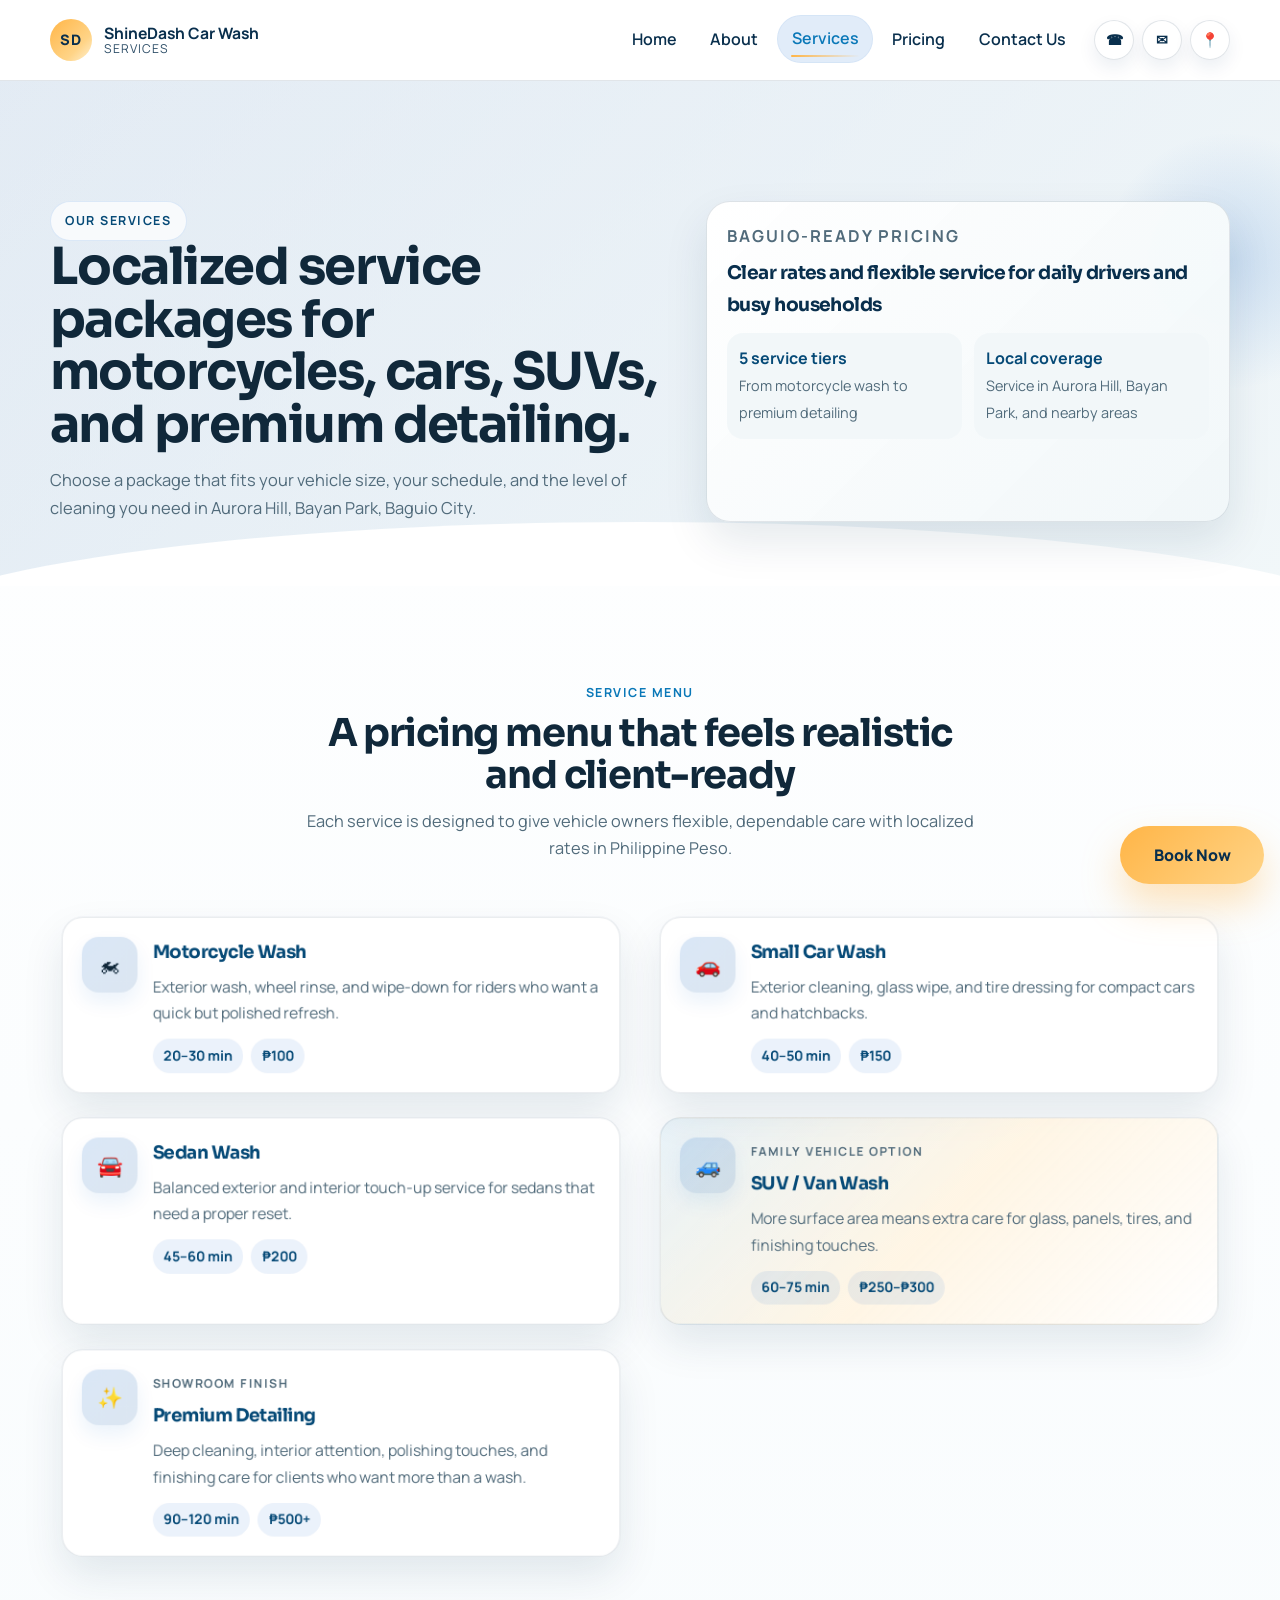
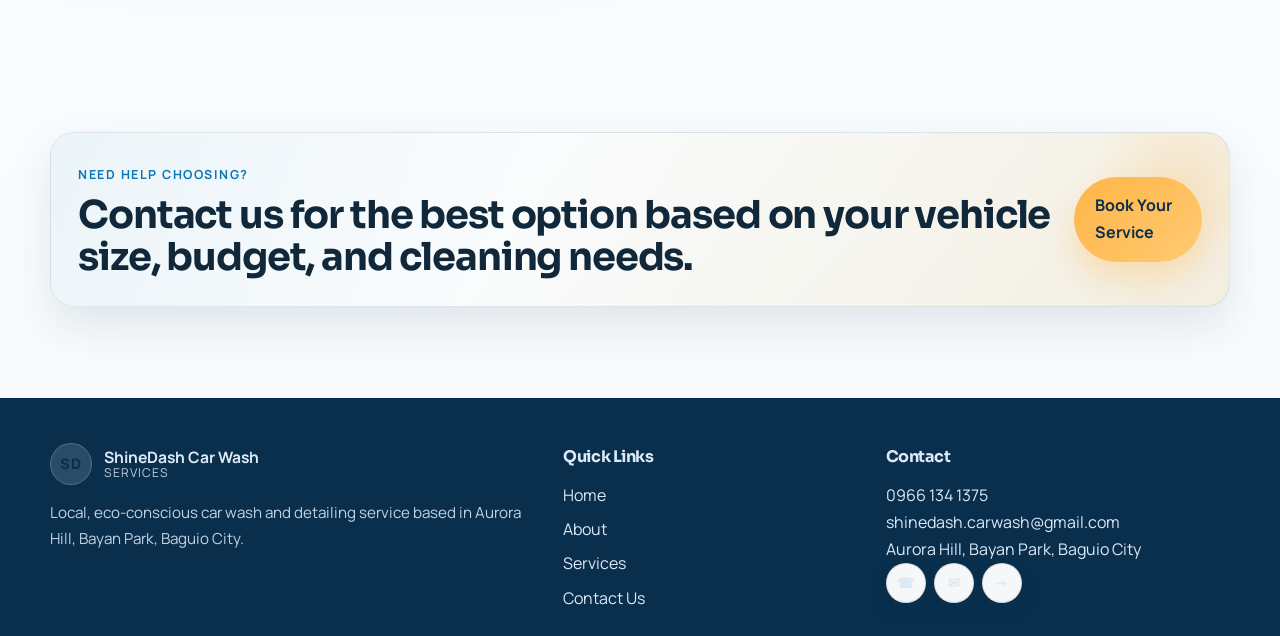
<file: services.html>
<!DOCTYPE html>
<html lang="en">
<head>
  <meta charset="UTF-8">
  <meta name="viewport" content="width=device-width, initial-scale=1.0">
  <meta name="description" content="Browse ShineDash Car Wash Services rates for motorcycles, cars, SUVs, vans, and premium detailing in Baguio City.">
  <title>Services | ShineDash Car Wash Services</title>
  <link rel="preconnect" href="https://fonts.googleapis.com">
  <link rel="preconnect" href="https://fonts.gstatic.com" crossorigin>
  <link href="https://fonts.googleapis.com/css2?family=Manrope:wght@400;500;600;700;800&family=Sora:wght@600;700;800&display=swap" rel="stylesheet">
  <link rel="stylesheet" href="style.css">
</head>
<body class="services-page">
  <div class="page-loader" data-page-loader>
    <div class="loader-bubble"></div>
    <div class="loader-mark">SD</div>
    <p>Preparing your ShineDash experience...</p>
  </div>
  <header class="site-header" id="siteHeader">
    <div class="container nav">
      <a class="brand" href="index.html" aria-label="ShineDash Car Wash Services home">
        <span class="brand-mark">SD</span>
        <span class="brand-copy">
          <strong>ShineDash Car Wash</strong>
          <small>Services</small>
        </span>
      </a>

      <button class="nav-toggle" type="button" aria-expanded="false" aria-controls="siteNav" aria-label="Toggle navigation">
        <span></span>
        <span></span>
        <span></span>
      </button>

      <div class="nav-shell">
        <nav class="nav-links" id="siteNav" aria-label="Main navigation">
          <a href="index.html">Home</a>
          <a href="about.html">About</a>
          <a class="active" href="services.html">Services</a>
          <a href="index.html#pricing">Pricing</a>
          <a href="contact.html">Contact Us</a>
        </nav>

        <div class="top-icons" aria-label="Quick contact links">
          <a class="icon-link" href="tel:09661341375" aria-label="Call us">☎</a>
          <a class="icon-link" href="mailto:shinedash.carwash@gmail.com" aria-label="Email us">✉</a>
          <a class="icon-link" href="contact.html" aria-label="View location">📍</a>
        </div>
      </div>
    </div>
  </header>

  <main>
    <section class="hero services-hero">
      <div class="container services-hero-layout">
        <div class="hero-content">
          <span class="eyebrow">Our Services</span>
          <h1>Localized service packages for motorcycles, cars, SUVs, and premium detailing.</h1>
          <p>Choose a package that fits your vehicle size, your schedule, and the level of cleaning you need in Aurora Hill, Bayan Park, Baguio City.</p>
        </div>

        <div class="services-hero-card">
          <p class="service-label">Baguio-ready pricing</p>
          <h3>Clear rates and flexible service for daily drivers and busy households</h3>
          <div class="mini-stat-grid">
            <div>
              <strong>5 service tiers</strong>
              <span>From motorcycle wash to premium detailing</span>
            </div>
            <div>
              <strong>Local coverage</strong>
              <span>Service in Aurora Hill, Bayan Park, and nearby areas</span>
            </div>
          </div>
        </div>
      </div>
    </section>

    <section class="section-block services-wave-section">
      <div class="container">
        <div class="section-heading center">
          <span class="section-kicker">Service Menu</span>
          <h2 class="section-title">A pricing menu that feels realistic and client-ready</h2>
          <p class="section-text">Each service is designed to give vehicle owners flexible, dependable care with localized rates in Philippine Peso.</p>
        </div>

        <div class="service-grid service-grid-detailed">
          <article class="service-card service-card-detailed">
            <div class="service-card-inner">
              <div class="service-media" aria-hidden="true">🏍</div>
              <div class="service-copy">
                <h3>Motorcycle Wash</h3>
                <p>Exterior wash, wheel rinse, and wipe-down for riders who want a quick but polished refresh.</p>
                <div class="price-time">
                  <span class="pill">20–30 min</span>
                  <span class="pill">₱100</span>
                </div>
              </div>
            </div>
          </article>

          <article class="service-card service-card-detailed">
            <div class="service-card-inner">
              <div class="service-media" aria-hidden="true">🚗</div>
              <div class="service-copy">
                <h3>Small Car Wash</h3>
                <p>Exterior cleaning, glass wipe, and tire dressing for compact cars and hatchbacks.</p>
                <div class="price-time">
                  <span class="pill">40–50 min</span>
                  <span class="pill">₱150</span>
                </div>
              </div>
            </div>
          </article>

          <article class="service-card service-card-detailed">
            <div class="service-card-inner">
              <div class="service-media" aria-hidden="true">🚘</div>
              <div class="service-copy">
                <h3>Sedan Wash</h3>
                <p>Balanced exterior and interior touch-up service for sedans that need a proper reset.</p>
                <div class="price-time">
                  <span class="pill">45–60 min</span>
                  <span class="pill">₱200</span>
                </div>
              </div>
            </div>
          </article>

          <article class="service-card service-card-detailed service-card-highlight">
            <div class="service-card-inner">
              <div class="service-media" aria-hidden="true">🚙</div>
              <div class="service-copy">
                <p class="service-label">Family vehicle option</p>
                <h3>SUV / Van Wash</h3>
                <p>More surface area means extra care for glass, panels, tires, and finishing touches.</p>
                <div class="price-time">
                  <span class="pill">60–75 min</span>
                  <span class="pill">₱250–₱300</span>
                </div>
              </div>
            </div>
          </article>

          <article class="service-card service-card-detailed">
            <div class="service-card-inner">
              <div class="service-media" aria-hidden="true">✨</div>
              <div class="service-copy">
                <p class="service-label">Showroom finish</p>
                <h3>Premium Detailing</h3>
                <p>Deep cleaning, interior attention, polishing touches, and finishing care for clients who want more than a wash.</p>
                <div class="price-time">
                  <span class="pill">90–120 min</span>
                  <span class="pill">₱500+</span>
                </div>
              </div>
            </div>
          </article>
        </div>
      </div>
    </section>

    <section class="section-block">
      <div class="container">
        <div class="cta-panel services-cta-panel">
          <div>
            <span class="section-kicker">Need help choosing?</span>
            <h2>Contact us for the best option based on your vehicle size, budget, and cleaning needs.</h2>
          </div>
          <a class="btn btn-primary" href="contact.html">Book Your Service</a>
        </div>
      </div>
    </section>
  </main>

  <footer class="site-footer">
    <div class="container footer-grid footer-home-grid">
      <div class="footer-brand">
        <a class="brand brand-footer" href="index.html" aria-label="ShineDash Car Wash Services home">
          <span class="brand-mark">SD</span>
          <span class="brand-copy">
            <strong>ShineDash Car Wash</strong>
            <small>Services</small>
          </span>
        </a>
        <p class="small-note">Eco-friendly mobile washing and detailing for Aurora Hill, Bayan Park, Baguio City.</p>
      </div>

      <div>
        <h3>Quick Links</h3>
        <ul class="footer-links">
          <li><a href="index.html">Home</a></li>
          <li><a href="about.html">About</a></li>
          <li><a href="services.html">Services</a></li>
          <li><a href="contact.html">Contact Us</a></li>
        </ul>
      </div>

      <div>
        <h3>Contact</h3>
        <p><a href="tel:09661341375">0966 134 1375</a></p>
        <p><a href="mailto:shinedash.carwash@gmail.com">shinedash.carwash@gmail.com</a></p>
        <p>Aurora Hill, Bayan Park, Baguio City</p>
        <div class="footer-socials" aria-label="Quick actions">
          <a class="icon-link" href="tel:09661341375" aria-label="Call us">☎</a>
          <a class="icon-link" href="mailto:shinedash.carwash@gmail.com" aria-label="Send email">✉</a>
          <a class="icon-link" href="contact.html" aria-label="Open contact page">→</a>
        </div>
      </div>
    </div>
  </footer>

  <script src="script.js"></script>
</body>
</html>
</file>
<file: style.css>
:root {
  --bg: #eef6fb;
  --soft-blue: #74b7db;
  --primary: #0a78b8;
  --primary-dark: #064a77;
  --navy: #092f4d;
  --text: #10283a;
  --muted: #516b7b;
  --card: #ffffff;
  --accent: #ffb547;
  --accent-soft: #fff2d8;
  --border: rgba(9, 47, 77, 0.12);
  --shadow: 0 20px 44px rgba(9, 47, 77, 0.1);
  --radius: 22px;
  --shadow-strong: 0 28px 60px rgba(9, 47, 77, 0.16);
  --glow: rgba(10, 120, 184, 0.18);
  --ease-premium: cubic-bezier(0.22, 1, 0.36, 1);
  --duration-fast: 180ms;
  --duration-base: 360ms;
  --duration-slow: 720ms;
  --reveal-distance: 22px;
  --font-body: "Manrope", "Segoe UI", sans-serif;
  --font-heading: "Sora", "Segoe UI", sans-serif;
}

* {
  box-sizing: border-box;
  margin: 0;
  padding: 0;
}

html {
  scroll-behavior: smooth;
}

body {
  font-family: var(--font-body);
  line-height: 1.7;
  color: var(--text);
  background: linear-gradient(180deg, #ffffff 0%, #f9fcfe 100%);
  overflow-x: hidden;
}

h1,
h2,
h3,
h4 {
  font-family: var(--font-heading);
  letter-spacing: -0.03em;
}

a {
  color: inherit;
  text-decoration: none;
  transition:
    color var(--duration-base) var(--ease-premium),
    background-color var(--duration-base) var(--ease-premium),
    transform var(--duration-fast) ease,
    border-color var(--duration-base) var(--ease-premium),
    box-shadow var(--duration-base) var(--ease-premium);
}

img {
  max-width: 100%;
  display: block;
}

button,
input,
textarea {
  font: inherit;
}

button {
  border: 0;
  cursor: pointer;
}

.container {
  width: min(100% - 1.5rem, 1180px);
  margin: 0 auto;
}

.page-loader {
  position: fixed;
  inset: 0;
  z-index: 2000;
  display: grid;
  place-items: center;
  gap: 0.85rem;
  background: radial-gradient(circle at top, rgba(116, 183, 219, 0.22), transparent 32%), linear-gradient(135deg, rgba(9, 47, 77, 0.96), rgba(6, 74, 119, 0.95));
  color: #ffffff;
  text-align: center;
  transition: opacity 420ms var(--ease-premium), visibility 420ms var(--ease-premium);
}

.page-loader.is-hidden {
  opacity: 0;
  visibility: hidden;
}

.loader-bubble {
  width: 96px;
  height: 96px;
  border-radius: 50%;
  border: 1px solid rgba(255, 255, 255, 0.16);
  background: radial-gradient(circle, rgba(255, 255, 255, 0.2) 0%, rgba(255, 255, 255, 0.03) 64%, transparent 70%);
  animation: floatOrb 2.8s ease-in-out infinite;
}

.loader-mark {
  position: absolute;
  width: 60px;
  height: 60px;
  border-radius: 50%;
  display: grid;
  place-items: center;
  background: linear-gradient(135deg, var(--accent), #ffd487);
  color: var(--navy);
  font-family: var(--font-heading);
  font-weight: 800;
  letter-spacing: 0.08em;
  box-shadow: 0 18px 38px rgba(0, 0, 0, 0.18);
}

.page-loader p {
  margin-top: 5.75rem;
  font-size: 0.98rem;
  color: rgba(255, 255, 255, 0.86);
}

main {
  overflow: hidden;
}

section {
  scroll-margin-top: 90px;
}

.load-in,
.reveal {
  opacity: 0;
  transform: translateY(var(--reveal-distance)) scale(0.985);
  transition:
    opacity var(--duration-slow) var(--ease-premium),
    transform var(--duration-slow) var(--ease-premium);
  transition-delay: var(--delay, 0ms);
  will-change: transform, opacity;
}

body.is-loaded .load-in,
.reveal.is-visible {
  opacity: 1;
  transform: translateY(0) scale(1);
}

.reveal[data-reveal="scale"] {
  transform: translateY(14px) scale(0.96);
}

@keyframes floatOrb {
  0%,
  100% {
    transform: translate3d(0, 0, 0) scale(1);
  }
  50% {
    transform: translate3d(0, -12px, 0) scale(1.03);
  }
}

@keyframes softPulse {
  0%,
  100% {
    box-shadow: 0 10px 24px rgba(255, 255, 255, 0.06);
  }
  50% {
    box-shadow: 0 16px 30px rgba(255, 255, 255, 0.12);
  }
}

@keyframes shimmerShift {
  0% {
    transform: translateX(-12%) scale(1);
    opacity: 0.12;
  }
  50% {
    transform: translateX(8%) scale(1.04);
    opacity: 0.22;
  }
  100% {
    transform: translateX(-12%) scale(1);
    opacity: 0.12;
  }
}

@keyframes bubbleDrift {
  0% {
    transform: translate3d(0, 0, 0) scale(1);
    opacity: 0.2;
  }
  50% {
    transform: translate3d(16px, -22px, 0) scale(1.08);
    opacity: 0.34;
  }
  100% {
    transform: translate3d(0, 0, 0) scale(1);
    opacity: 0.2;
  }
}

@keyframes heroWipeOut {
  from {
    opacity: 1;
    transform: translateY(0);
    clip-path: inset(0 0 0 0);
  }
  to {
    opacity: 0;
    transform: translateY(-6px);
    clip-path: inset(0 0 100% 0);
  }
}

@keyframes heroWipeIn {
  from {
    opacity: 0;
    transform: translateY(8px);
    clip-path: inset(100% 0 0 0);
  }
  to {
    opacity: 1;
    transform: translateY(0);
    clip-path: inset(0 0 0 0);
  }
}

.site-header {
  position: sticky;
  top: 0;
  z-index: 1000;
  background: rgba(255, 255, 255, 0.92);
  border-bottom: 1px solid var(--border);
  backdrop-filter: blur(12px);
  box-shadow: 0 0 0 rgba(0, 0, 0, 0);
  transition:
    background-color var(--duration-base) var(--ease-premium),
    border-color var(--duration-base) var(--ease-premium),
    box-shadow var(--duration-base) var(--ease-premium),
    transform var(--duration-base) var(--ease-premium);
}

.home-page .site-header {
  position: fixed;
  top: 0;
  left: 0;
  width: 100%;
  background: transparent;
  border-bottom: 1px solid transparent;
}

.home-page .site-header.is-scrolled,
.home-page .site-header.menu-open {
  background: rgba(9, 47, 77, 0.95);
  border-bottom-color: rgba(255, 255, 255, 0.08);
  box-shadow: 0 12px 30px rgba(4, 20, 46, 0.28);
}

.nav {
  display: flex;
  align-items: center;
  justify-content: space-between;
  gap: 1rem;
  padding: 1rem 0;
}

.brand {
  display: inline-flex;
  align-items: center;
  gap: 0.75rem;
  color: var(--navy);
}

.home-page .site-header:not(.is-scrolled):not(.menu-open) .brand {
  color: #ffffff;
}

.brand-mark {
  width: 42px;
  height: 42px;
  border-radius: 50%;
  display: grid;
  place-items: center;
  background: linear-gradient(135deg, var(--accent), #ffd487 68%, #fff1d1);
  color: var(--navy);
  font-size: 0.9rem;
  font-weight: 800;
  letter-spacing: 0.08em;
}

.home-page .site-header:not(.is-scrolled):not(.menu-open) .brand-mark {
  background: rgba(255, 255, 255, 0.16);
  border: 1px solid rgba(255, 255, 255, 0.2);
}

.brand-copy {
  display: grid;
  line-height: 1.1;
}

.brand-copy strong {
  font-size: 0.98rem;
}

.brand-copy small {
  font-size: 0.76rem;
  letter-spacing: 0.08em;
  text-transform: uppercase;
  opacity: 0.85;
}

.nav-shell {
  display: flex;
  align-items: center;
  gap: 0.85rem;
}

.nav-links {
  display: flex;
  align-items: center;
  gap: 0.3rem;
}

.nav-links a {
  position: relative;
  overflow: hidden;
  padding: 0.65rem 0.9rem;
  border-radius: 999px;
  font-weight: 600;
  color: var(--navy);
}

.nav-links a::after {
  content: "";
  position: absolute;
  left: 0.85rem;
  right: 0.85rem;
  bottom: 0.35rem;
  height: 2px;
  border-radius: 999px;
  background: linear-gradient(90deg, var(--accent), rgba(255, 181, 71, 0));
  transform: scaleX(0);
  transform-origin: left center;
  transition: transform var(--duration-base) var(--ease-premium);
}

.home-page .site-header:not(.is-scrolled):not(.menu-open) .nav-links a {
  color: rgba(255, 255, 255, 0.94);
}

.nav-links a:hover,
.nav-links a:focus,
.nav-links a.active {
  background: rgba(10, 97, 201, 0.12);
  color: var(--primary);
}

.nav-links a:hover::after,
.nav-links a:focus::after,
.nav-links a.active::after {
  transform: scaleX(1);
}

.home-page .site-header:not(.is-scrolled):not(.menu-open) .nav-links a:hover,
.home-page .site-header:not(.is-scrolled):not(.menu-open) .nav-links a:focus,
.home-page .site-header:not(.is-scrolled):not(.menu-open) .nav-links a.active {
  background: rgba(255, 255, 255, 0.16);
  color: #ffffff;
}

.brand,
.nav-links a,
.icon-link,
.nav-toggle,
.nav-toggle span {
  transition:
    color var(--duration-base) var(--ease-premium),
    background-color var(--duration-base) var(--ease-premium),
    border-color var(--duration-base) var(--ease-premium),
    box-shadow var(--duration-base) var(--ease-premium),
    transform var(--duration-fast) ease,
    opacity var(--duration-base) var(--ease-premium);
}

.nav-links a:hover,
.nav-links a:focus,
.nav-links a.active {
  transform: translateY(-1px);
  box-shadow: inset 0 0 0 1px rgba(10, 97, 201, 0.05);
}

.top-icons,
.footer-socials,
.social-links {
  display: flex;
  flex-wrap: wrap;
  gap: 0.5rem;
}

.icon-link {
  position: relative;
  overflow: hidden;
  width: 40px;
  height: 40px;
  border-radius: 50%;
  display: inline-grid;
  place-items: center;
  border: 1px solid var(--border);
  background: rgba(255, 255, 255, 0.96);
  color: var(--navy);
  font-size: 0.9rem;
  font-weight: 700;
  box-shadow: 0 8px 18px rgba(7, 50, 106, 0.08);
}

.icon-link::after {
  content: "";
  position: absolute;
  inset: -30%;
  background: radial-gradient(circle, rgba(255, 255, 255, 0.32) 0%, transparent 58%);
  opacity: 0;
  transform: scale(0.7);
  transition: opacity var(--duration-base) var(--ease-premium), transform var(--duration-base) var(--ease-premium);
  pointer-events: none;
}

.icon-link:hover,
.icon-link:focus {
  transform: translateY(-2px) scale(1.04) rotate(-3deg);
  background: linear-gradient(135deg, var(--primary), var(--primary-dark));
  color: #ffffff;
  border-color: transparent;
}

.icon-link:hover::after,
.icon-link:focus::after {
  opacity: 1;
  transform: scale(1);
}

.home-page .site-header:not(.is-scrolled):not(.menu-open) .icon-link {
  background: rgba(255, 255, 255, 0.12);
  border-color: rgba(255, 255, 255, 0.18);
  color: #ffffff;
}

.nav-toggle {
  display: none;
  width: 46px;
  height: 46px;
  border-radius: 12px;
  border: 1px solid var(--border);
  background: rgba(255, 255, 255, 0.95);
  color: var(--navy);
  align-items: center;
  justify-content: center;
  flex-direction: column;
  gap: 4px;
  cursor: pointer;
  box-shadow: 0 10px 22px rgba(7, 50, 106, 0.08);
}

.home-page .site-header:not(.is-scrolled):not(.menu-open) .nav-toggle {
  background: rgba(255, 255, 255, 0.12);
  border-color: rgba(255, 255, 255, 0.2);
  color: #ffffff;
}

.nav-toggle span {
  display: block;
  width: 18px;
  height: 2px;
  border-radius: 2px;
  background: currentColor;
  transform-origin: center;
}

.site-header.menu-open .nav-toggle span:nth-child(1) {
  transform: translateY(6px) rotate(45deg);
}

.site-header.menu-open .nav-toggle span:nth-child(2) {
  opacity: 0;
}

.site-header.menu-open .nav-toggle span:nth-child(3) {
  transform: translateY(-6px) rotate(-45deg);
}

.hero {
  padding: 7.5rem 0 4rem;
}

.hero:not(.home-hero) {
  background: linear-gradient(135deg, rgba(116, 157, 200, 0.2), rgba(241, 247, 249, 1));
}

.hero h1 {
  font-size: clamp(2.1rem, 4vw, 3.2rem);
  line-height: 1.03;
  margin-bottom: 0.9rem;
}

.hero p {
  color: var(--muted);
  max-width: 620px;
  font-size: 1.03rem;
}

.home-hero {
  min-height: 100vh;
  display: flex;
  align-items: center;
  position: relative;
  overflow: hidden;
  isolation: isolate;
  background:
    linear-gradient(115deg, rgba(9, 47, 77, 0.92) 0%, rgba(6, 74, 119, 0.84) 48%, rgba(10, 120, 184, 0.46) 100%),
    url("Images/Hero.png") center/cover no-repeat;
  color: #ffffff;
  padding: 8.5rem 0 4rem;
}

.home-hero::before,
.home-hero::after {
  content: "";
  position: absolute;
  border-radius: 50%;
  pointer-events: none;
  z-index: 0;
  filter: blur(1px);
  opacity: 0.5;
  animation: floatOrb 16s ease-in-out infinite;
}

.home-hero::before {
  width: 280px;
  height: 280px;
  top: 14%;
  right: -60px;
  background: radial-gradient(circle, rgba(255, 255, 255, 0.18) 0%, rgba(255, 255, 255, 0) 68%);
}

.home-hero::after {
  width: 190px;
  height: 190px;
  bottom: 10%;
  left: -40px;
  background: radial-gradient(circle, rgba(116, 157, 200, 0.32) 0%, rgba(116, 157, 200, 0) 70%);
  animation-delay: 1.2s;
}

.home-hero .hero-layout::before,
.home-hero .hero-layout::after {
  content: "";
  position: absolute;
  border-radius: 50%;
  background: radial-gradient(circle, rgba(255, 255, 255, 0.18) 0%, rgba(255, 255, 255, 0) 66%);
  pointer-events: none;
  animation: bubbleDrift 12s ease-in-out infinite;
}

.home-hero .hero-layout::before {
  width: 160px;
  height: 160px;
  top: 8%;
  left: 56%;
}

.home-hero .hero-layout::after {
  width: 110px;
  height: 110px;
  right: 6%;
  bottom: 12%;
  animation-delay: 1.8s;
}

.hero-layout {
  position: relative;
  z-index: 1;
  display: flex;
  align-items: center;
  min-height: 72vh;
}

.hero-content {
  position: relative;
  z-index: 1;
  max-width: 700px;
}

.eyebrow,
.section-kicker,
.service-label {
  display: inline-flex;
  align-items: center;
  gap: 0.4rem;
  font-size: 0.78rem;
  letter-spacing: 0.12em;
  text-transform: uppercase;
  font-weight: 700;
}

.eyebrow {
  padding: 0.52rem 0.9rem;
  border-radius: 999px;
  border: 1px solid rgba(255, 255, 255, 0.2);
  background: rgba(255, 255, 255, 0.14);
  box-shadow: inset 0 0 0 1px rgba(255, 255, 255, 0.04);
}

.home-hero h1 {
  font-size: clamp(2.8rem, 5.5vw, 5rem);
  line-height: 1.02;
  margin: 1rem 0 1.1rem;
  letter-spacing: -0.03em;
}

.hero-title-static,
.hero-wipe {
  display: block;
}

.hero-wipe {
  min-height: 1.08em;
  will-change: transform, opacity, clip-path;
  color: #ffffff;
  text-shadow: 0 10px 28px rgba(0, 0, 0, 0.2);
}

.hero-wipe.is-wiping-out {
  animation: heroWipeOut 420ms var(--ease-premium) forwards;
}

.hero-wipe.is-wiping-in {
  animation: heroWipeIn 520ms var(--ease-premium) forwards;
}

.home-hero p {
  font-size: 1.08rem;
  color: rgba(241, 247, 249, 0.92);
  margin-bottom: 1.55rem;
}

.button-group {
  display: flex;
  flex-wrap: wrap;
  gap: 0.85rem;
}

.btn {
  position: relative;
  overflow: hidden;
  isolation: isolate;
  display: inline-flex;
  align-items: center;
  justify-content: center;
  padding: 0.98rem 1.32rem;
  border-radius: 999px;
  font-weight: 700;
  min-height: 48px;
  transition:
    transform var(--duration-fast) ease,
    box-shadow var(--duration-base) var(--ease-premium),
    background-color var(--duration-base) var(--ease-premium),
    border-color var(--duration-base) var(--ease-premium),
    filter var(--duration-base) var(--ease-premium);
}

.btn::after {
  content: "";
  position: absolute;
  inset: -35%;
  background: radial-gradient(circle, rgba(255, 255, 255, 0.32) 0%, transparent 58%);
  opacity: 0;
  transform: scale(0.75);
  transition: opacity var(--duration-base) var(--ease-premium), transform var(--duration-base) var(--ease-premium);
  pointer-events: none;
}

.btn:hover,
.btn:focus-visible {
  transform: translateY(-2px);
}

.btn:hover::after,
.btn:focus-visible::after {
  opacity: 1;
  transform: scale(1);
}

.btn:active {
  transform: translateY(1px) scale(0.98);
}

.btn-primary {
  background: linear-gradient(135deg, var(--accent), #ffca72);
  color: var(--navy);
  box-shadow: 0 16px 32px rgba(255, 181, 71, 0.32);
}

.btn-primary:hover,
.btn-primary:focus-visible {
  background: linear-gradient(135deg, #ffca72, #ffdca2);
  box-shadow: 0 20px 36px rgba(255, 181, 71, 0.4);
}

.btn-secondary {
  background: rgba(255, 255, 255, 0.12);
  border: 1px solid rgba(255, 255, 255, 0.28);
  color: #ffffff;
  box-shadow: inset 0 0 0 1px rgba(255, 255, 255, 0.06);
}

.btn-secondary:hover,
.btn-secondary:focus-visible {
  background: rgba(255, 255, 255, 0.2);
  box-shadow: 0 14px 26px rgba(7, 50, 106, 0.16);
}

.hero-stats {
  display: grid;
  grid-template-columns: repeat(3, minmax(0, 1fr));
  gap: 0.85rem;
  margin-top: 1.7rem;
}

.hero-stats div {
  position: relative;
  overflow: hidden;
  padding: 1rem 1.05rem;
  border-radius: 18px;
  background: rgba(255, 255, 255, 0.12);
  border: 1px solid rgba(255, 255, 255, 0.12);
  backdrop-filter: blur(8px);
  transition:
    transform var(--duration-base) var(--ease-premium),
    box-shadow var(--duration-base) var(--ease-premium),
    background-color var(--duration-base) var(--ease-premium);
  animation: softPulse 6.5s ease-in-out infinite;
}

.hero-stats div::before {
  content: "";
  position: absolute;
  inset: 0;
  background: linear-gradient(135deg, rgba(255, 255, 255, 0.18), transparent 60%);
  opacity: 0;
  transition: opacity var(--duration-base) var(--ease-premium);
}

.hero-stats div:hover {
  transform: translateY(-4px);
  background: rgba(255, 255, 255, 0.16);
}

.hero-stats div:hover::before {
  opacity: 1;
}

.hero-stats div:nth-child(2) {
  animation-delay: 0.8s;
}

.hero-stats div:nth-child(3) {
  animation-delay: 1.6s;
}

.hero-stats strong {
  display: block;
  margin-bottom: 0.25rem;
}

.hero-stats span {
  color: rgba(241, 247, 249, 0.82);
  font-size: 0.9rem;
}

.section-block {
  padding: clamp(4.25rem, 8vw, 5.75rem) 0;
}

.surface-muted {
  position: relative;
  background: linear-gradient(180deg, #f8fbfd 0%, var(--bg) 100%);
}

.surface-muted::before {
  content: "";
  position: absolute;
  inset: 0;
  background: radial-gradient(circle at top left, rgba(116, 183, 219, 0.12), transparent 30%), radial-gradient(circle at bottom right, rgba(10, 120, 184, 0.08), transparent 28%);
  pointer-events: none;
}

.surface-dark {
  background: linear-gradient(135deg, var(--navy), var(--primary-dark));
}

.section-heading {
  max-width: 700px;
  margin-bottom: 2.25rem;
}

.section-heading.center {
  text-align: center;
  margin-left: auto;
  margin-right: auto;
}

.section-kicker,
.service-label {
  color: var(--primary);
  margin-bottom: 0.55rem;
}

.section-title {
  font-size: clamp(1.9rem, 3vw, 2.8rem);
  line-height: 1.1;
  margin-bottom: 0.7rem;
}

.section-text {
  color: var(--muted);
  font-size: 1.02rem;
}

.feature-grid,
.service-preview-grid,
.steps-grid,
.cards,
.service-grid,
.team-grid,
.contact-grid,
.info-grid,
.footer-grid {
  display: grid;
  gap: 1rem;
}

.feature-card,
.service-preview-card,
.step-card,
.card,
.service-card,
.team-card,
.contact-card,
.map-placeholder,
.testimonial {
  background: var(--card);
  border: 1px solid var(--border);
  border-radius: var(--radius);
  padding: 1.35rem;
  box-shadow: var(--shadow);
}

.feature-card,
.service-preview-card,
.step-card,
.mission-card,
.contact-card,
.story-side-card,
.trust-panel,
.service-card-detailed,
.hero-note-card,
.services-hero-card {
  position: relative;
  overflow: hidden;
  transition:
    transform var(--duration-base) var(--ease-premium),
    box-shadow var(--duration-base) var(--ease-premium),
    border-color var(--duration-base) var(--ease-premium),
    background-color var(--duration-base) var(--ease-premium);
}

.feature-card::before,
.service-preview-card::before,
.step-card::before,
.mission-card::before,
.contact-card::before,
.story-side-card::before,
.trust-panel::before,
.service-card-detailed::before,
.hero-note-card::before,
.services-hero-card::before {
  content: "";
  position: absolute;
  inset: 0;
  background: linear-gradient(135deg, rgba(10, 97, 201, 0.08), transparent 55%);
  opacity: 0;
  transition: opacity var(--duration-base) var(--ease-premium);
  pointer-events: none;
}

.feature-card:hover,
.service-preview-card:hover,
.step-card:hover,
.mission-card:hover,
.contact-card:hover,
.story-side-card:hover,
.trust-panel:hover,
.service-card-detailed:hover,
.hero-note-card:hover,
.services-hero-card:hover {
  transform: translateY(-6px);
  box-shadow: var(--shadow-strong);
  border-color: rgba(10, 97, 201, 0.22);
}

.feature-card:hover::before,
.service-preview-card:hover::before,
.step-card:hover::before,
.mission-card:hover::before,
.contact-card:hover::before,
.story-side-card:hover::before,
.trust-panel:hover::before,
.service-card-detailed:hover::before,
.hero-note-card:hover::before,
.services-hero-card:hover::before {
  opacity: 1;
}

.feature-grid,
.service-preview-grid {
  grid-template-columns: repeat(auto-fit, minmax(220px, 1fr));
}

.service-preview-grid {
  align-items: stretch;
}

.feature-icon {
  width: 52px;
  height: 52px;
  border-radius: 18px;
  display: grid;
  place-items: center;
  margin-bottom: 0.9rem;
  background: linear-gradient(135deg, rgba(10, 97, 201, 0.15), rgba(116, 157, 200, 0.25));
  font-size: 1.25rem;
  box-shadow: 0 10px 20px rgba(10, 97, 201, 0.08);
  transition:
    transform var(--duration-base) var(--ease-premium),
    box-shadow var(--duration-base) var(--ease-premium),
    filter var(--duration-base) var(--ease-premium);
}

.service-preview-icon {
  margin-bottom: 1rem;
}

.eco-highlight {
  background: linear-gradient(135deg, rgba(255, 242, 216, 0.9), rgba(255, 255, 255, 1));
}

.eco-highlight::after {
  content: "Eco-friendly";
  position: absolute;
  top: 1rem;
  right: 1rem;
  padding: 0.32rem 0.62rem;
  border-radius: 999px;
  background: rgba(10, 120, 184, 0.08);
  color: var(--primary-dark);
  font-size: 0.74rem;
  font-weight: 800;
  letter-spacing: 0.08em;
  text-transform: uppercase;
}

.feature-card:hover .feature-icon,
.mission-card:hover .feature-icon {
  transform: translateY(-2px) scale(1.06);
  box-shadow: 0 12px 24px rgba(10, 97, 201, 0.16);
}

.feature-card h3,
.service-preview-card h3,
.step-card h3,
.card h3,
.service-card h3,
.team-card h3,
.contact-card h3 {
  margin-bottom: 0.45rem;
}

.feature-card p,
.service-preview-card p,
.step-card p,
.card p,
.service-card p,
.team-card p,
.contact-card p,
.testimonial p,
li {
  color: var(--muted);
}

.service-label {
  margin-bottom: 0.45rem;
}

.service-price {
  margin-top: 1rem;
  font-size: 1.1rem;
  font-weight: 800;
  color: var(--primary-dark);
}

.service-preview-card.featured {
  background: linear-gradient(145deg, var(--navy), var(--primary-dark));
  color: #ffffff;
}

.service-preview-card.featured p,
.service-preview-card.featured .service-label,
.service-preview-card.featured .service-price {
  color: rgba(255, 255, 255, 0.92);
}

.steps-grid {
  grid-template-columns: repeat(auto-fit, minmax(220px, 1fr));
}

.step-card {
  text-align: center;
}

.step-number {
  width: 48px;
  height: 48px;
  border-radius: 50%;
  margin: 0 auto 0.85rem;
  display: grid;
  place-items: center;
  background: linear-gradient(135deg, var(--primary), var(--primary-dark));
  color: #ffffff;
  font-weight: 800;
  transition: transform var(--duration-base) var(--ease-premium), box-shadow var(--duration-base) var(--ease-premium);
}

.step-card:hover .step-number {
  transform: translateY(-2px) scale(1.06);
  box-shadow: 0 12px 24px rgba(10, 97, 201, 0.2);
}

.testimonial-panel {
  position: relative;
  overflow: hidden;
  max-width: 760px;
  margin: 0 auto;
  padding: 1.8rem;
  border-radius: 24px;
  color: #ffffff;
  background: linear-gradient(135deg, rgba(255, 255, 255, 0.1), rgba(255, 255, 255, 0.04));
  border: 1px solid rgba(255, 255, 255, 0.12);
  box-shadow: 0 20px 44px rgba(2, 15, 36, 0.18);
  transition:
    transform var(--duration-base) var(--ease-premium),
    box-shadow var(--duration-base) var(--ease-premium),
    border-color var(--duration-base) var(--ease-premium);
}

.testimonial-panel::before {
  content: "";
  position: absolute;
  inset: -20% 30% auto -10%;
  height: 120px;
  background: radial-gradient(circle, rgba(255, 215, 106, 0.18) 0%, rgba(255, 215, 106, 0) 70%);
  pointer-events: none;
  animation: shimmerShift 7s linear infinite;
}

.testimonial-panel:hover {
  transform: translateY(-4px);
  box-shadow: 0 24px 48px rgba(2, 15, 36, 0.22);
  border-color: rgba(255, 255, 255, 0.18);
}

.testimonial-panel p {
  color: rgba(241, 247, 249, 0.92);
  font-size: 1.05rem;
  margin-bottom: 0.75rem;
}

.testimonial-carousel {
  min-height: 250px;
  cursor: pointer;
}

.testimonial-track {
  position: relative;
  min-height: 150px;
}

.testimonial-slide {
  position: absolute;
  inset: 0;
  opacity: 0;
  transform: translateY(14px);
  pointer-events: none;
  transition:
    opacity 420ms var(--ease-premium),
    transform 420ms var(--ease-premium);
}

.testimonial-slide.is-active {
  opacity: 1;
  transform: translateY(0);
  pointer-events: auto;
}

.testimonial-slide strong {
  display: inline-block;
  font-size: 1rem;
  letter-spacing: -0.01em;
}

.testimonial-dots {
  position: relative;
  z-index: 1;
  display: flex;
  align-items: center;
  gap: 0.55rem;
  margin-top: 1.15rem;
}

.testimonial-dot {
  width: 11px;
  height: 11px;
  padding: 0;
  border-radius: 50%;
  border: 0;
  cursor: pointer;
  background: rgba(255, 255, 255, 0.28);
  box-shadow: inset 0 0 0 1px rgba(255, 255, 255, 0.08);
  transition:
    transform var(--duration-fast) ease,
    background-color var(--duration-base) var(--ease-premium),
    box-shadow var(--duration-base) var(--ease-premium);
}

.testimonial-dot:hover,
.testimonial-dot:focus-visible {
  transform: scale(1.08);
  background: rgba(255, 255, 255, 0.5);
}

.testimonial-dot.is-active {
  background: var(--accent);
  box-shadow: 0 0 0 5px rgba(255, 181, 71, 0.14);
}

.stars {
  color: #ffd76a;
  letter-spacing: 0.18rem;
  margin-bottom: 0.8rem;
  text-shadow: 0 0 14px rgba(255, 215, 106, 0.24);
}

.cta-panel {
  position: relative;
  overflow: hidden;
  display: flex;
  align-items: center;
  justify-content: space-between;
  gap: 1rem;
  padding: 1.7rem;
  border-radius: 24px;
  background: linear-gradient(135deg, #ffffff, #eef7fb 45%, #fdf4e3 100%);
  background-size: 140% 140%;
  border: 1px solid var(--border);
  box-shadow: var(--shadow);
  transition:
    transform var(--duration-base) var(--ease-premium),
    box-shadow var(--duration-base) var(--ease-premium),
    border-color var(--duration-base) var(--ease-premium),
    background-position var(--duration-slow) var(--ease-premium);
}

.cta-panel::before {
  content: "";
  position: absolute;
  inset: 0;
  background: linear-gradient(120deg, rgba(10, 120, 184, 0.08), transparent 40%, rgba(255, 181, 71, 0.14));
  pointer-events: none;
  animation: shimmerShift 8s linear infinite;
}

.cta-panel::after {
  content: "";
  position: absolute;
  right: -40px;
  top: -40px;
  width: 180px;
  height: 180px;
  border-radius: 50%;
  background: radial-gradient(circle, rgba(255, 181, 71, 0.2) 0%, rgba(255, 181, 71, 0) 68%);
  pointer-events: none;
}

.cta-panel:hover {
  transform: translateY(-4px);
  box-shadow: var(--shadow-strong);
  border-color: rgba(10, 97, 201, 0.18);
  background-position: 100% 50%;
}

.cta-panel > * {
  position: relative;
  z-index: 1;
}

.cta-panel h2 {
  font-size: clamp(1.7rem, 3vw, 2.4rem);
  line-height: 1.1;
}

.highlight {
  background: linear-gradient(135deg, rgba(116, 157, 200, 0.16), rgba(241, 247, 249, 0.95));
  border-radius: 22px;
  padding: 1.25rem;
  border: 1px solid var(--border);
}

.highlight strong {
  color: var(--primary-dark);
}

.list {
  list-style: none;
  display: grid;
  gap: 0.75rem;
}

.list li {
  background: rgba(255, 255, 255, 0.7);
  border-radius: 12px;
  padding: 0.8rem;
  border: 1px solid var(--border);
}

.about-page {
  background: linear-gradient(180deg, #ffffff 0%, #f7fbfd 100%);
}

.contact-page {
  background: linear-gradient(180deg, #ffffff 0%, #f7fbfd 100%);
}

.about-hero {
  position: relative;
  overflow: hidden;
  isolation: isolate;
  background:
    radial-gradient(circle at top left, rgba(116, 157, 200, 0.28), transparent 0 38%),
    linear-gradient(135deg, rgba(241, 247, 249, 1) 0%, rgba(116, 157, 200, 0.18) 100%);
}

.about-hero::before {
  content: "";
  position: absolute;
  width: 240px;
  height: 240px;
  top: 16%;
  left: -70px;
  border-radius: 50%;
  background: radial-gradient(circle, rgba(255, 255, 255, 0.38) 0%, rgba(255, 255, 255, 0) 68%);
  animation: floatOrb 15s ease-in-out infinite;
}

.about-hero::after {
  content: "";
  position: absolute;
  left: -10%;
  right: -10%;
  bottom: -56px;
  height: 120px;
  background: #ffffff;
  border-radius: 50% 50% 0 0 / 100% 100% 0 0;
}

.about-hero .container {
  position: relative;
  z-index: 1;
}

.about-hero .eyebrow {
  color: var(--primary-dark);
  background: rgba(255, 255, 255, 0.72);
  border-color: rgba(10, 97, 201, 0.12);
}

.about-hero-layout,
.story-split,
.trust-grid,
.mission-grid,
.value-grid {
  display: grid;
  gap: 1rem;
}

.about-chip-row {
  display: flex;
  flex-wrap: wrap;
  gap: 0.65rem;
  margin-top: 1rem;
}

.chip {
  display: inline-flex;
  align-items: center;
  padding: 0.45rem 0.8rem;
  border-radius: 999px;
  background: rgba(10, 97, 201, 0.08);
  color: var(--primary-dark);
  border: 1px solid rgba(10, 97, 201, 0.12);
  font-size: 0.9rem;
  font-weight: 700;
}

.about-hero-visual {
  position: relative;
  min-height: 320px;
  border-radius: 30px;
  overflow: hidden;
  border: 1px solid rgba(7, 50, 106, 0.08);
  background: linear-gradient(145deg, rgba(10, 97, 201, 0.12), rgba(255, 255, 255, 0.96));
  box-shadow: var(--shadow);
}

.water-orb {
  position: absolute;
  border-radius: 50%;
  background: linear-gradient(135deg, rgba(10, 97, 201, 0.25), rgba(116, 157, 200, 0.2));
  filter: blur(1px);
  animation: floatOrb 14s ease-in-out infinite;
}

.water-orb-two {
  animation-delay: 1.1s;
}

.water-orb-one {
  width: 220px;
  height: 220px;
  top: -34px;
  right: -24px;
}

.water-orb-two {
  width: 160px;
  height: 160px;
  bottom: 78px;
  left: -24px;
}

.hero-note-card,
.story-panel,
.story-side-card,
.mission-card,
.trust-panel {
  background: var(--card);
  border: 1px solid var(--border);
  border-radius: var(--radius);
  padding: 1.25rem;
  box-shadow: var(--shadow);
}

.hero-note-card {
  position: absolute;
  left: 1rem;
  right: 1rem;
  bottom: 1rem;
  background: rgba(255, 255, 255, 0.94);
}

.hero-note-card h3 {
  color: var(--navy);
  margin-bottom: 0.75rem;
}

.mini-stat-grid {
  display: grid;
  grid-template-columns: repeat(2, minmax(0, 1fr));
  gap: 0.75rem;
}

.mini-stat-grid div {
  background: rgba(241, 247, 249, 0.92);
  border-radius: 16px;
  padding: 0.75rem;
  transition: transform var(--duration-base) var(--ease-premium), box-shadow var(--duration-base) var(--ease-premium);
}

.hero-note-card:hover .mini-stat-grid div,
.services-hero-card:hover .mini-stat-grid div {
  transform: translateY(-2px);
  box-shadow: 0 12px 22px rgba(7, 50, 106, 0.08);
}

.mini-stat-grid strong {
  display: block;
  color: var(--primary-dark);
}

.mini-stat-grid span {
  color: var(--muted);
  font-size: 0.9rem;
}

.story-panel .section-heading {
  margin-bottom: 1rem;
}

.story-panel .section-text + .section-text {
  margin-top: 0.85rem;
}

.story-side-card {
  background: linear-gradient(135deg, rgba(255, 255, 255, 0.96), rgba(241, 247, 249, 0.98));
}

.story-highlights {
  display: grid;
  gap: 0.75rem;
}

.story-highlight {
  padding: 0.9rem;
  border-radius: 16px;
  background: rgba(10, 97, 201, 0.05);
  border: 1px solid rgba(10, 97, 201, 0.08);
}

.story-highlight strong,
.trust-list strong {
  display: block;
  color: var(--primary-dark);
  margin-bottom: 0.2rem;
}

.story-highlight span,
.trust-list span,
.mission-card p {
  color: var(--muted);
}

.mission-grid {
  grid-template-columns: repeat(auto-fit, minmax(240px, 1fr));
}

.mission-card h3 {
  color: var(--primary-dark);
}

.value-grid {
  grid-template-columns: repeat(auto-fit, minmax(220px, 1fr));
}

.trust-panel {
  background: linear-gradient(135deg, #ffffff, var(--bg));
}

.trust-list {
  list-style: none;
  display: grid;
  gap: 0.75rem;
}

.trust-list li {
  background: rgba(255, 255, 255, 0.88);
  border: 1px solid var(--border);
  border-radius: 16px;
  padding: 0.85rem 0.95rem;
}

.btn-secondary-light {
  background: rgba(10, 97, 201, 0.08);
  border: 1px solid rgba(10, 97, 201, 0.15);
  color: var(--primary-dark);
}

.btn-secondary-light:hover,
.btn-secondary-light:focus {
  background: rgba(10, 97, 201, 0.14);
  color: var(--primary-dark);
}

.about-cta .button-group {
  justify-content: flex-end;
}

.services-page {
  background: linear-gradient(180deg, #ffffff 0%, #f7fbfd 100%);
}

.services-hero {
  position: relative;
  overflow: hidden;
  isolation: isolate;
  background:
    radial-gradient(circle at top right, rgba(116, 157, 200, 0.26), transparent 0 36%),
    linear-gradient(135deg, rgba(241, 247, 249, 1) 0%, rgba(116, 157, 200, 0.18) 100%);
}

.services-hero::before {
  content: "";
  position: absolute;
  width: 260px;
  height: 260px;
  top: 10%;
  right: -80px;
  border-radius: 50%;
  background: radial-gradient(circle, rgba(10, 97, 201, 0.16) 0%, rgba(10, 97, 201, 0) 70%);
  animation: floatOrb 16s ease-in-out infinite reverse;
}

.services-hero::after {
  content: "";
  position: absolute;
  left: -10%;
  right: -10%;
  bottom: -56px;
  height: 120px;
  background: #ffffff;
  border-radius: 50% 50% 0 0 / 100% 100% 0 0;
}

.services-hero .container {
  position: relative;
  z-index: 1;
}

.services-hero .eyebrow {
  color: var(--primary-dark);
  background: rgba(255, 255, 255, 0.72);
  border-color: rgba(10, 97, 201, 0.12);
}

.services-hero-layout {
  display: grid;
  gap: 1rem;
}

.services-hero-card {
  background: linear-gradient(135deg, rgba(255, 255, 255, 0.96), rgba(241, 247, 249, 0.98));
  border: 1px solid var(--border);
  border-radius: 24px;
  padding: 1.25rem;
  box-shadow: var(--shadow);
}

.contact-hero {
  position: relative;
  overflow: hidden;
  isolation: isolate;
  background: radial-gradient(circle at top left, rgba(116, 183, 219, 0.22), transparent 0 36%), linear-gradient(135deg, rgba(241, 247, 249, 1) 0%, rgba(116, 183, 219, 0.16) 100%);
}

.contact-hero::after {
  content: "";
  position: absolute;
  left: -10%;
  right: -10%;
  bottom: -56px;
  height: 120px;
  background: #ffffff;
  border-radius: 50% 50% 0 0 / 100% 100% 0 0;
}

.contact-hero-layout {
  position: relative;
  z-index: 1;
  display: grid;
  gap: 1rem;
}

.contact-hero-card {
  align-self: end;
}

.services-hero-card h3 {
  color: var(--navy);
  margin-bottom: 0.75rem;
}

.services-wave-section {
  position: relative;
}

.services-wave-section::before {
  content: "";
  position: absolute;
  inset: 0;
  background:
    radial-gradient(circle at top left, rgba(116, 157, 200, 0.08), transparent 0 28%),
    radial-gradient(circle at bottom right, rgba(10, 97, 201, 0.06), transparent 0 24%);
  pointer-events: none;
}

.service-grid-detailed {
  position: relative;
  z-index: 1;
}

.service-card-detailed {
  padding: 1.25rem;
}

.service-card-inner {
  display: flex;
  align-items: flex-start;
  gap: 1rem;
}

.service-media {
  width: 58px;
  height: 58px;
  border-radius: 18px;
  flex-shrink: 0;
  display: grid;
  place-items: center;
  background: linear-gradient(135deg, rgba(10, 97, 201, 0.15), rgba(116, 157, 200, 0.25));
  font-size: 1.35rem;
  box-shadow: 0 10px 20px rgba(10, 97, 201, 0.08);
  transition: transform var(--duration-base) var(--ease-premium), box-shadow var(--duration-base) var(--ease-premium);
}

.service-card-detailed:hover .service-media {
  transform: translateY(-2px) scale(1.06);
  box-shadow: 0 12px 24px rgba(10, 97, 201, 0.16);
}

.service-copy {
  flex: 1;
}

.service-copy h3 {
  color: var(--primary-dark);
}

.service-card-highlight {
  background: linear-gradient(135deg, rgba(10, 120, 184, 0.08), rgba(255, 244, 225, 0.88), rgba(255, 255, 255, 1));
}

.services-cta-panel {
  background: linear-gradient(135deg, rgba(255, 255, 255, 1), rgba(241, 247, 249, 1));
}

.price-time {
  margin-top: 0.8rem;
  display: flex;
  flex-wrap: wrap;
  gap: 0.5rem;
}

.pill {
  display: inline-block;
  background: rgba(10, 97, 201, 0.08);
  color: var(--primary-dark);
  padding: 0.35rem 0.7rem;
  border-radius: 999px;
  font-size: 0.9rem;
  font-weight: 700;
}

form {
  display: grid;
  gap: 1rem;
}

form > div {
  position: relative;
}

label {
  font-weight: 700;
  display: block;
  margin-bottom: 0.35rem;
  transition: color var(--duration-base) var(--ease-premium), transform var(--duration-base) var(--ease-premium);
  transform-origin: left center;
}

form > div:focus-within label,
form > div.has-value label {
  color: var(--primary-dark);
  transform: translateY(-1px);
}

input,
textarea {
  width: 100%;
  padding: 0.92rem 0.95rem;
  border: 1px solid rgba(116, 157, 200, 0.45);
  border-radius: 14px;
  background: #ffffff;
  transition:
    border-color var(--duration-base) var(--ease-premium),
    box-shadow var(--duration-base) var(--ease-premium),
    transform var(--duration-fast) ease,
    background-color var(--duration-base) var(--ease-premium);
}

input:hover,
textarea:hover {
  border-color: rgba(10, 97, 201, 0.34);
}

textarea {
  min-height: 120px;
  resize: vertical;
}

input:focus,
textarea:focus {
  outline: none;
  border-color: var(--primary);
  box-shadow: 0 0 0 4px rgba(10, 97, 201, 0.12), 0 12px 24px rgba(7, 50, 106, 0.08);
  background: #ffffff;
}

.map-placeholder {
  min-height: 180px;
  display: grid;
  place-items: center;
  text-align: center;
  color: var(--primary-dark);
  background: linear-gradient(135deg, rgba(255, 255, 255, 0.98), rgba(238, 246, 251, 1));
}

.map-placeholder strong {
  display: block;
  margin-bottom: 0.4rem;
}

.social-links {
  margin-top: 0.75rem;
}

.social-links a {
  background: rgba(10, 120, 184, 0.06);
  border: 1px solid var(--border);
  padding: 0.6rem 0.8rem;
  border-radius: 10px;
  transition:
    transform var(--duration-fast) ease,
    box-shadow var(--duration-base) var(--ease-premium),
    border-color var(--duration-base) var(--ease-premium),
    background-color var(--duration-base) var(--ease-premium);
}

.social-links a:hover,
.social-links a:focus {
  transform: translateY(-2px);
  background: #ffffff;
  box-shadow: 0 12px 22px rgba(7, 50, 106, 0.08);
  border-color: rgba(10, 97, 201, 0.18);
}

.site-footer {
  background: var(--navy);
  color: #dce9f7;
  padding: 2.8rem 0 1.5rem;
}

.site-footer h3 {
  margin-bottom: 0.7rem;
  font-size: 1rem;
}

.site-footer p,
.site-footer a,
.site-footer li {
  color: #dce9f7;
}

.footer-home-grid {
  grid-template-columns: 1.3fr 0.8fr 0.9fr;
}

.brand-footer {
  color: #ffffff;
  margin-bottom: 0.9rem;
}

.brand-footer .brand-mark {
  background: rgba(255, 255, 255, 0.14);
  border: 1px solid rgba(255, 255, 255, 0.18);
}

.footer-links {
  list-style: none;
  display: grid;
  gap: 0.45rem;
}

.footer-links a:hover,
.footer-links a:focus {
  color: #ffffff;
}

.small-note {
  font-size: 0.95rem;
  opacity: 0.88;
}

.floating-book-btn {
  position: fixed;
  right: 1rem;
  bottom: 1rem;
  z-index: 1100;
  display: inline-flex;
  align-items: center;
  justify-content: center;
  min-width: 144px;
  min-height: 54px;
  padding: 0.95rem 1.15rem;
  border-radius: 999px;
  background: linear-gradient(135deg, var(--accent), #ffd487);
  color: var(--navy);
  font-weight: 800;
  box-shadow: 0 20px 38px rgba(255, 181, 71, 0.36);
}

.floating-book-btn:hover,
.floating-book-btn:focus {
  transform: translateY(-3px);
  box-shadow: 0 24px 42px rgba(255, 181, 71, 0.42);
}

@media (prefers-reduced-motion: reduce) {
  html {
    scroll-behavior: auto;
  }

  *,
  *::before,
  *::after {
    animation-duration: 0.01ms !important;
    animation-iteration-count: 1 !important;
    transition-duration: 0.01ms !important;
  }

  .load-in,
  .reveal {
    opacity: 1 !important;
    transform: none !important;
  }
}

@media (max-width: 860px) {
  .nav-toggle {
    display: inline-flex;
  }

  .mini-stat-grid,
  .service-card-inner {
    grid-template-columns: 1fr;
  }

  .service-card-inner {
    display: grid;
  }

  .nav-shell {
    position: absolute;
    top: calc(100% + 0.15rem);
    left: 0.75rem;
    right: 0.75rem;
    padding: 1rem;
    border-radius: 18px;
    background: rgba(7, 50, 106, 0.98);
    box-shadow: 0 18px 36px rgba(2, 15, 36, 0.22);
    display: grid;
    gap: 0.85rem;
    opacity: 0;
    visibility: hidden;
    transform: translateY(-12px) scale(0.98);
    transform-origin: top center;
    transition:
      opacity var(--duration-base) var(--ease-premium),
      transform var(--duration-base) var(--ease-premium),
      visibility var(--duration-base) var(--ease-premium);
  }

  .site-header.menu-open .nav-shell {
    opacity: 1;
    visibility: visible;
    transform: translateY(0) scale(1);
  }

  .nav-links {
    flex-direction: column;
    align-items: stretch;
  }

  .nav-links a,
  .top-icons .icon-link {
    opacity: 0;
    transform: translateY(-8px);
  }

  .site-header.menu-open .nav-links a,
  .site-header.menu-open .top-icons .icon-link {
    opacity: 1;
    transform: translateY(0);
  }

  .site-header.menu-open .nav-links a:nth-child(1) { transition-delay: 40ms; }
  .site-header.menu-open .nav-links a:nth-child(2) { transition-delay: 80ms; }
  .site-header.menu-open .nav-links a:nth-child(3) { transition-delay: 120ms; }
  .site-header.menu-open .nav-links a:nth-child(4) { transition-delay: 160ms; }
  .site-header.menu-open .nav-links a:nth-child(5) { transition-delay: 200ms; }

  .site-header.menu-open .top-icons .icon-link:nth-child(1) { transition-delay: 120ms; }
  .site-header.menu-open .top-icons .icon-link:nth-child(2) { transition-delay: 160ms; }
  .site-header.menu-open .top-icons .icon-link:nth-child(3) { transition-delay: 200ms; }
  .site-header.menu-open .top-icons .icon-link:nth-child(4) { transition-delay: 240ms; }

  .nav-links a {
    width: 100%;
    color: #ffffff;
    background: rgba(255, 255, 255, 0.06);
  }

  .nav-links a:hover,
  .nav-links a:focus,
  .nav-links a.active {
    color: #ffffff;
    background: rgba(255, 255, 255, 0.16);
  }

  .top-icons {
    justify-content: flex-start;
  }

  .hero {
    padding-top: 6.5rem;
  }

  .home-hero {
    min-height: auto;
    padding: 7.5rem 0 3.5rem;
  }

  .hero-stats,
  .footer-home-grid,
  .contact-grid,
  .contact-hero-layout {
    grid-template-columns: 1fr;
  }

  .cta-panel {
    flex-direction: column;
    align-items: flex-start;
  }

  .testimonial-carousel {
    min-height: 290px;
  }

  .floating-book-btn {
    right: 0.85rem;
    bottom: 0.85rem;
    min-width: 132px;
  }
}

@media (min-width: 700px) {
  .about-hero-layout,
  .story-split,
  .trust-grid,
  .services-hero-layout,
  .contact-hero-layout {
    grid-template-columns: 1.1fr 0.9fr;
  }

  .cards,
  .service-grid,
  .team-grid,
  .info-grid {
    grid-template-columns: repeat(2, 1fr);
  }

  .contact-grid {
    grid-template-columns: 1.2fr 0.8fr;
  }
}

@media (min-width: 960px) {
  .cards {
    grid-template-columns: repeat(3, 1fr);
  }

  .service-grid {
    grid-template-columns: repeat(2, 1fr);
  }

  .team-grid {
    grid-template-columns: repeat(3, 1fr);
  }
}
</file>
